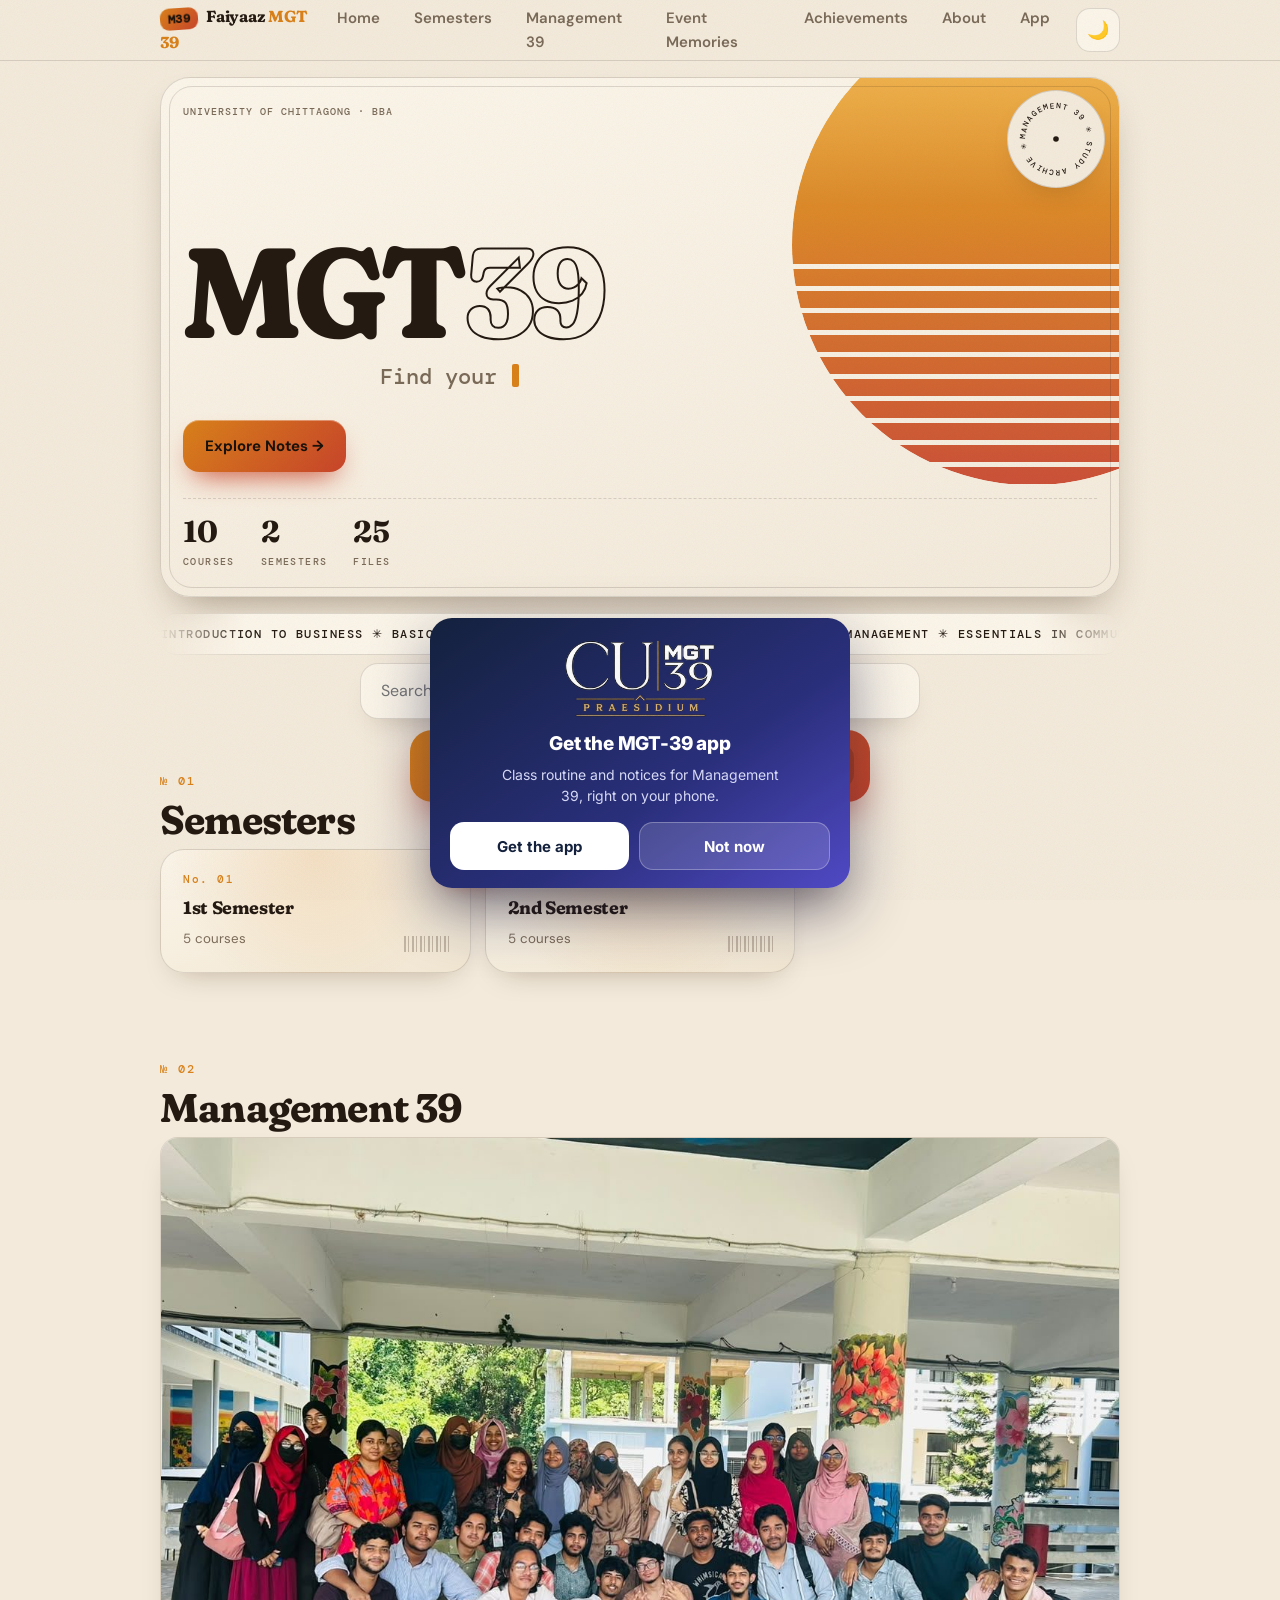
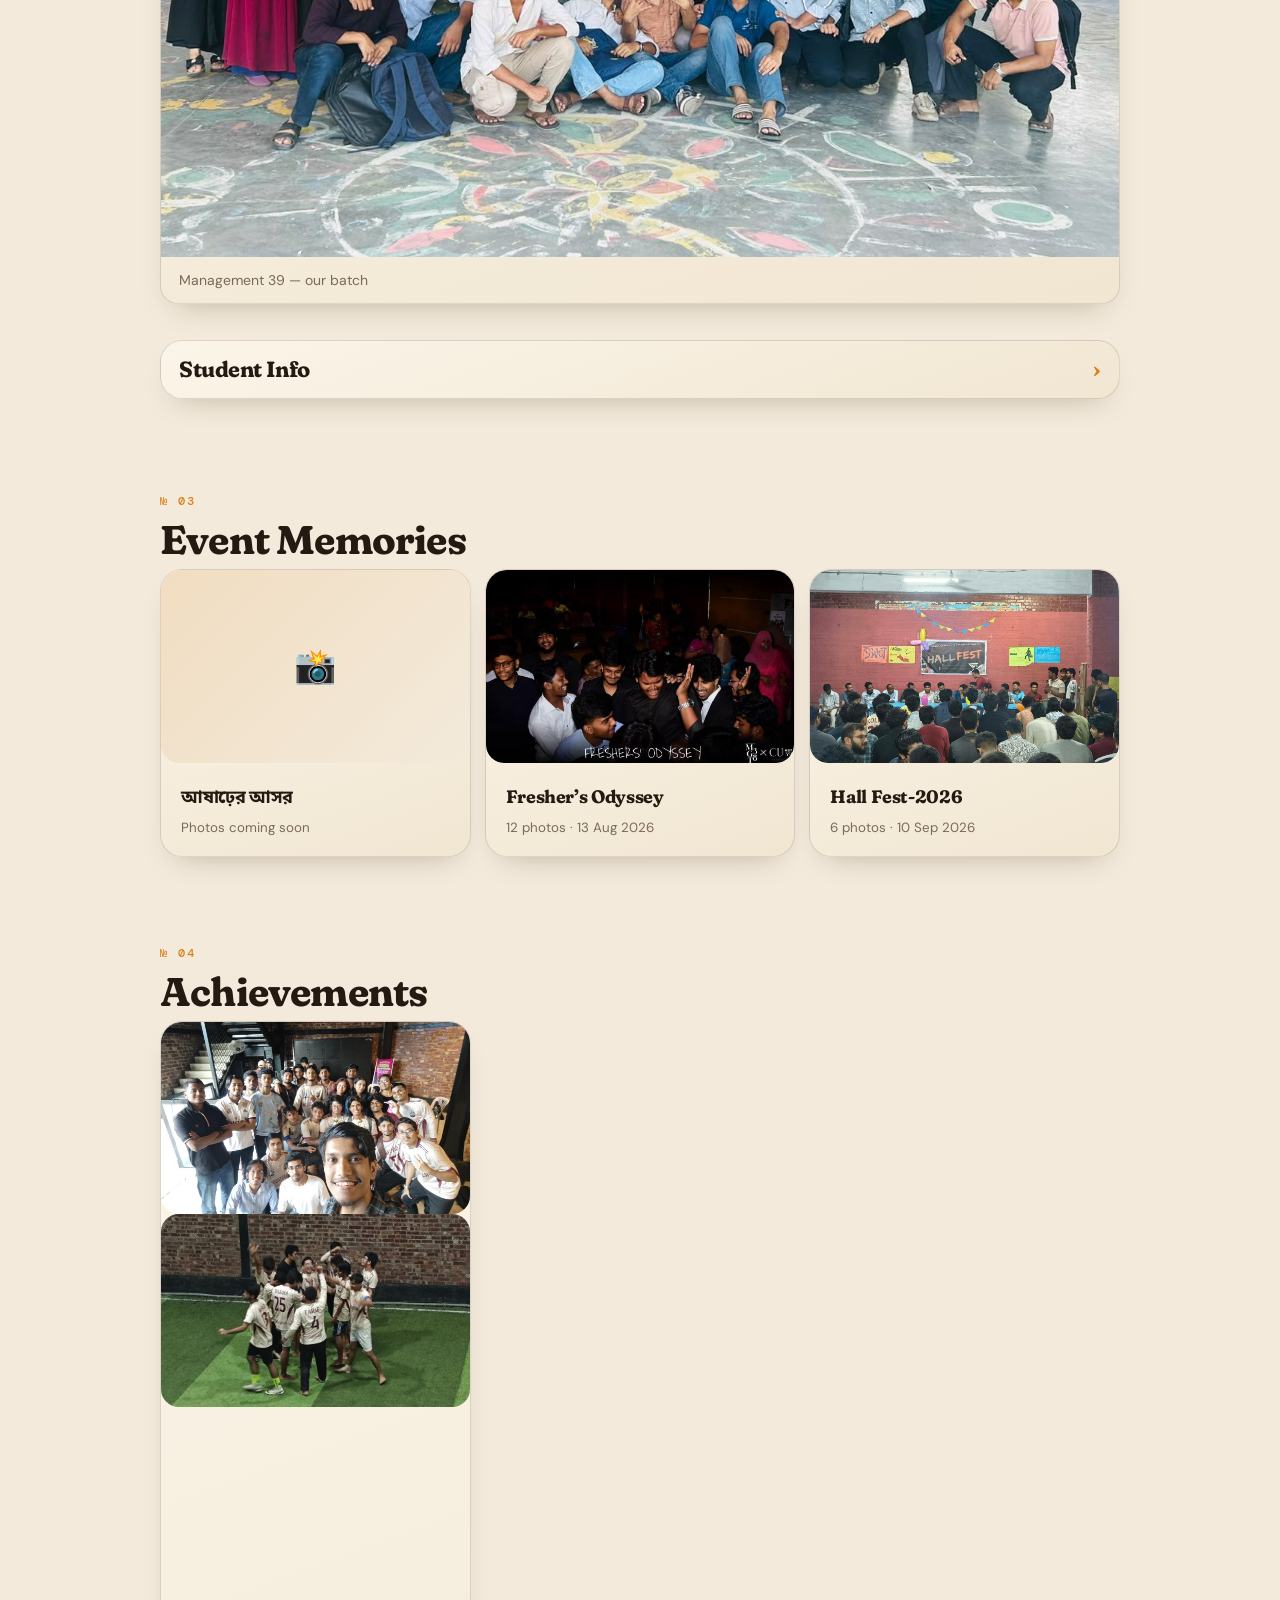
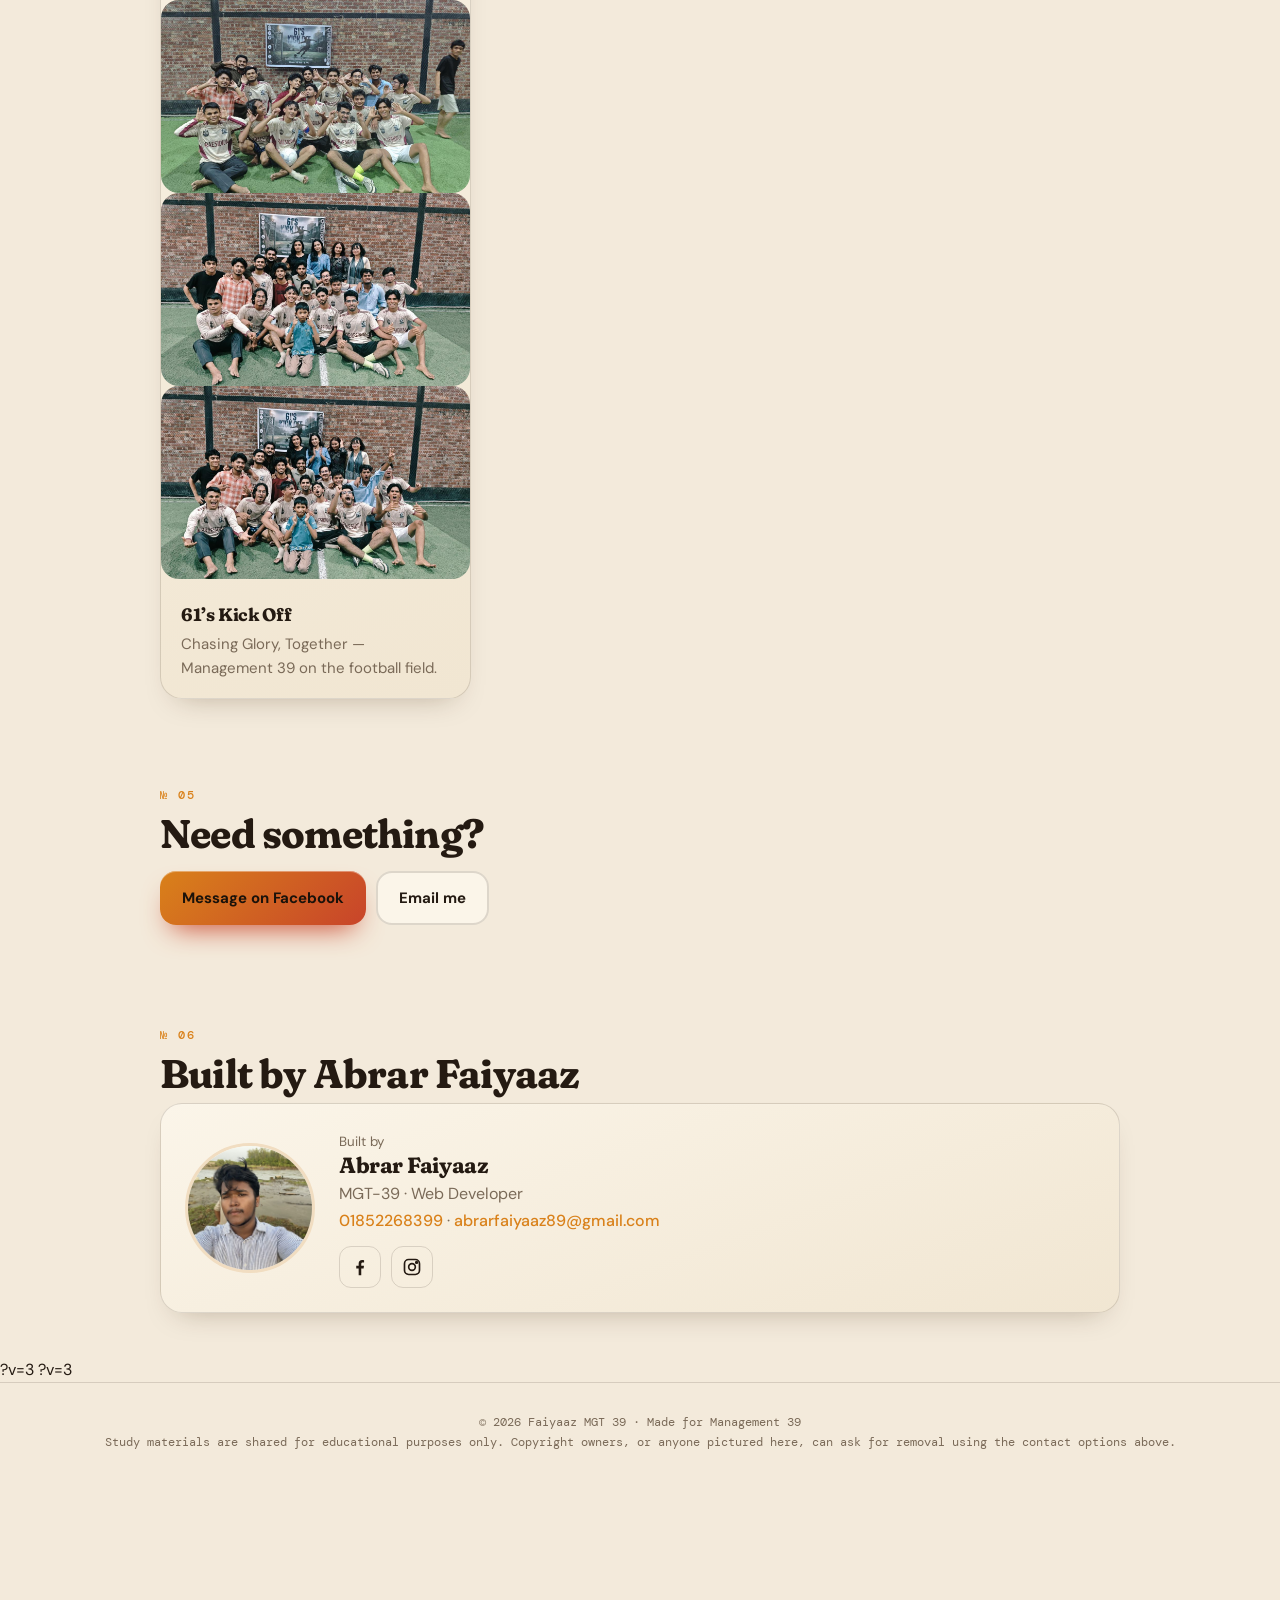
<file: index.html>
<!DOCTYPE html><html lang="en"><head><meta charset="utf-8">
<meta name="viewport" content="width=device-width, initial-scale=1, viewport-fit=cover">
<title>Faiyaaz MGT 39 — Management 39 Academic Resources</title>
<meta name="description" content="Faiyaaz MGT 39 — notes, slides, books, syllabus and recent-year questions for Management 39 students, organized by semester and course.">
<meta property="og:title" content="Faiyaaz MGT 39 — Management 39 Academic Resources"><meta property="og:type" content="website">
<link rel="canonical" href="https://abrarfaiyaaz89.github.io/faiyaazmgt39/"><meta property="og:url" content="https://abrarfaiyaaz89.github.io/faiyaazmgt39/"><meta property="og:image" content="https://abrarfaiyaaz89.github.io/faiyaazmgt39/og.jpg"><meta property="og:image:width" content="1200"><meta property="og:image:height" content="630"><meta property="og:description" content="Notes, slides, books, syllabus and past questions for Management 39, University of Chittagong."><meta name="twitter:card" content="summary_large_image">
<link rel="icon" href="favicon.svg"><link rel="manifest" href="manifest.webmanifest"><link rel="apple-touch-icon" href="icon-192.png"><meta name="theme-color" content="#6d5dfc"><link rel="preconnect" href="https://fonts.googleapis.com"><link rel="preconnect" href="https://fonts.gstatic.com" crossorigin><link rel="stylesheet" href="https://fonts.googleapis.com/css2?family=Inter:wght@400;500;600;700;800&family=Noto+Sans+Bengali:wght@400;500;600;700&display=swap"><style>
:root{box-sizing:border-box;padding-top:env(safe-area-inset-top,0px);padding-bottom:env(safe-area-inset-bottom,0px);--bg:#f7f6fb;--card:#fff;--tx:#1b1a24;--mu:#6b6980;--ac:#6d5dfc;--ac2:#e9e6ff;--bd:#e8e6f2;--sh:0 6px 24px rgba(40,30,90,.07)}
html{scroll-padding-top:env(safe-area-inset-top,0px);scroll-behavior:smooth}
@media(prefers-color-scheme:dark){:root:not([data-theme="light"]){--bg:#0f0e15;--card:#18171f;--tx:#efeef7;--mu:#9d9bb2;--ac:#9a8dff;--ac2:#25223a;--bd:#2a2838;--sh:0 6px 24px rgba(0,0,0,.4)}}
:root[data-theme="dark"]{--bg:#0f0e15;--card:#18171f;--tx:#efeef7;--mu:#9d9bb2;--ac:#9a8dff;--ac2:#25223a;--bd:#2a2838;--sh:0 6px 24px rgba(0,0,0,.4)}
*,*:before,*:after{box-sizing:inherit}
html,body{margin:0}body{background:var(--bg);color:var(--tx);font:16px/1.6 "Inter","Noto Sans Bengali",system-ui,-apple-system,"Segoe UI",Roboto,sans-serif}
a{color:inherit;text-decoration:none}h1,h2,h3{line-height:1.15;margin:0;letter-spacing:-.02em}
.w{max-width:1000px;margin:0 auto;padding:0 20px}
nav{position:sticky;top:env(safe-area-inset-top,0px);z-index:10;background:color-mix(in srgb,var(--bg) 78%,transparent);backdrop-filter:blur(14px);-webkit-backdrop-filter:blur(14px);border-bottom:1px solid var(--bd)}
nav .w{display:flex;align-items:center;justify-content:space-between;height:60px}
.logo{font-weight:800;letter-spacing:-.03em}.logo span{color:var(--ac)}
.links{display:flex;gap:6px}.links a{padding:8px 14px;border-radius:99px;color:var(--mu);font-weight:500;font-size:15px;transition:.2s}.links a:hover{background:var(--ac2);color:var(--ac)}
.burger{display:none;background:none;border:1px solid var(--bd);border-radius:12px;width:42px;height:42px;color:var(--tx);font-size:20px;cursor:pointer}
@media(max-width:640px){.burger{display:block}.links{display:none;position:absolute;left:12px;right:12px;top:64px;flex-direction:column;background:var(--card);border:1px solid var(--bd);border-radius:20px;padding:8px;box-shadow:var(--sh)}.links.open{display:flex}.links a{padding:12px 14px}}
a:focus-visible,button:focus-visible{outline:2px solid var(--ac);outline-offset:2px}
.hero{padding:64px 20px 44px;text-align:center;margin-top:16px;border-radius:28px;background:linear-gradient(180deg,color-mix(in srgb,var(--bg) 80%,transparent),var(--bg) 96%),url(group.jpg) center/cover}
.pill{display:inline-block;background:var(--ac2);color:var(--ac);padding:6px 14px;border-radius:99px;font-size:13px;font-weight:600;margin-bottom:18px}
.hero h1{font-size:clamp(36px,8vw,64px);font-weight:800}.hero h1 span{background:linear-gradient(90deg,var(--ac),#ff7eb6);-webkit-background-clip:text;background-clip:text;color:transparent}
.hero p{color:var(--mu);max-width:520px;margin:16px auto 28px}
.btn{display:inline-flex;align-items:center;gap:8px;background:var(--ac);color:#fff;padding:13px 24px;border-radius:99px;font-weight:600;border:0;cursor:pointer;font-size:15px;transition:.2s;box-shadow:0 8px 20px color-mix(in srgb,var(--ac) 35%,transparent)}
.btn:hover{transform:translateY(-2px)}.btn.o{background:var(--card);color:var(--tx);border:1px solid var(--bd);box-shadow:none}
section{padding:44px 0}h2{font-size:clamp(24px,5vw,32px);margin-bottom:6px}.sub{color:var(--mu);margin:0 0 24px}
.grid{display:grid;grid-template-columns:repeat(auto-fill,minmax(230px,1fr));gap:14px}
.card{display:block;background:var(--card);border:1px solid var(--bd);border-radius:22px;padding:22px;box-shadow:var(--sh);transition:.25s}
.card:hover{transform:translateY(-4px);border-color:var(--ac)}.card h3{font-size:18px;margin-bottom:6px}.card small{color:var(--mu)}
.ic{width:44px;height:44px;border-radius:14px;background:var(--ac2);display:grid;place-items:center;font-size:22px;margin-bottom:14px}
.crumb{font-size:14px;color:var(--mu);margin:28px 0 8px}.crumb a{color:var(--ac)}
.file{display:flex;align-items:center;justify-content:space-between;gap:12px;background:var(--card);border:1px solid var(--bd);border-radius:18px;padding:14px 18px;margin-bottom:10px;transition:.2s}.file:hover{border-color:var(--ac)}
.file b{display:block}.file small{color:var(--mu)}
.empty{border:1.5px dashed var(--bd);border-radius:22px;padding:40px 20px;text-align:center;color:var(--mu)}
.viewer{width:100%;height:75vh;border:1px solid var(--bd);border-radius:18px;background:var(--card)}
.bar{display:flex;gap:10px;flex-wrap:wrap;margin:14px 0}
.gal{display:grid;grid-template-columns:repeat(auto-fit,minmax(280px,1fr));gap:16px}
.gal figure{margin:0;border-radius:26px;overflow:hidden;box-shadow:var(--sh);border:1px solid var(--bd);background:var(--card)}
.gal img{display:block;width:100%;height:auto;transition:transform .5s}.gal figure:hover img{transform:scale(1.03)}
.gal figcaption{padding:12px 18px;color:var(--mu);font-size:14px}
.dev{display:flex;align-items:center;gap:24px;background:var(--card);border:1px solid var(--bd);border-radius:28px;padding:24px;box-shadow:var(--sh);flex-wrap:wrap}
.dev img{width:130px;height:130px;border-radius:50%;object-fit:cover;object-position:50% 35%;border:3px solid var(--ac2)}
.dev h3{font-size:22px}.dev p{margin:2px 0;color:var(--mu)}.dev a{color:var(--ac);font-weight:500}
.ach{display:grid;grid-template-columns:repeat(auto-fill,minmax(260px,1fr));gap:14px}
.ach article{background:var(--card);border:1px solid var(--bd);border-radius:22px;overflow:hidden;box-shadow:var(--sh);transition:.25s}
.ach article:hover{transform:translateY(-4px);border-color:var(--ac)}
.ach img{display:block;width:100%;aspect-ratio:16/10;object-fit:cover}
.ach .b{padding:18px 20px}.ach h3{font-size:18px;margin:8px 0 6px}.ach p{margin:0;color:var(--mu);font-size:15px}
.evc{display:block;background:var(--card);border:1px solid var(--bd);border-radius:22px;overflow:hidden;box-shadow:var(--sh);transition:.25s}
.evc:hover{transform:translateY(-4px);border-color:var(--ac)}
.evc .cv{aspect-ratio:16/10;background:linear-gradient(135deg,var(--ac2),var(--bg));display:grid;place-items:center;font-size:34px}
.evc img{display:block;width:100%;height:100%;object-fit:cover}
.evc .cv{overflow:hidden}.evc .b{padding:16px 20px}.evc h3{font-size:18px}.evc small{color:var(--mu)}
.pg{display:grid;grid-template-columns:repeat(auto-fill,minmax(160px,1fr));gap:10px}
.pg img{display:block;width:100%;aspect-ratio:4/3;object-fit:cover;border-radius:16px;cursor:zoom-in;transition:.25s;border:1px solid var(--bd)}
.pg img:hover{transform:scale(1.03)}
.lb{display:none;position:fixed;inset:0;background:rgba(0,0,0,.94);z-index:50;align-items:center;justify-content:center;touch-action:pan-y;user-select:none;-webkit-user-select:none}
.lb.on{display:flex}.lb img{max-width:100%;max-height:86%;border-radius:10px;touch-action:pan-y;-webkit-user-drag:none}
.lb button{position:absolute;background:rgba(255,255,255,.14);color:#fff;border:0;border-radius:99px;width:44px;height:44px;font-size:24px;cursor:pointer;display:grid;place-items:center}
.lb button:hover{background:rgba(255,255,255,.28)}
.lb .lx{top:calc(14px + env(safe-area-inset-top,0px));right:14px;font-size:18px}.lb .l{left:12px;top:50%}.lb .r{right:12px;top:50%}
.lb .lc{position:absolute;bottom:calc(16px + env(safe-area-inset-bottom,0px));left:0;right:0;text-align:center;color:#ddd;font-size:14px}
.lb.single .ln,.lb.single .lc{display:none}
@media(max-width:640px){.lb .ln{display:none}}
[data-lb]{cursor:zoom-in}
.nr{display:flex;gap:8px;order:3}.links{order:2;margin-left:auto;margin-right:12px}
.tgl{width:42px;height:42px;border:1px solid var(--bd);border-radius:12px;background:none;color:var(--tx);font-size:18px;cursor:pointer;transition:.2s}.tgl:hover{background:var(--ac2)}
.soc{display:flex;gap:10px;margin-top:12px}.soc a{width:42px;height:42px;border-radius:12px;border:1px solid var(--bd);display:grid;place-items:center;color:var(--tx);transition:.2s}.soc a:hover{background:var(--ac2);color:var(--ac);transform:translateY(-2px)}.soc svg{width:20px;height:20px}
.lg{font-style:normal;background:var(--ac);color:#fff;border-radius:9px;padding:3px 7px;font-size:12px;margin-right:8px;font-weight:800;vertical-align:middle}
.sb{max-width:560px;margin:8px auto 0}.sb input{width:100%;padding:14px 20px;border-radius:99px;border:1px solid var(--bd);background:var(--card);color:var(--tx);font:inherit;box-shadow:var(--sh)}
#sr{margin-top:10px}.hero+.sb{margin-top:20px}
.stl{max-height:460px;overflow:auto;border:1px solid var(--bd);border-radius:22px;background:var(--card);box-shadow:var(--sh)}.st{display:flex;align-items:center;gap:12px;padding:12px 16px;border-bottom:1px solid var(--bd)}.st:last-child{border:0}.st .no{color:var(--mu);width:26px;text-align:right;font-size:13px;flex:none}.st b{flex:1;font-weight:600;font-size:15px}.st small{color:var(--mu);font-variant-numeric:tabular-nums;flex:none}
footer{padding-left:20px;padding-right:20px;line-height:1.6}footer{text-align:center;color:var(--mu);font-size:13px;padding:30px 0 50px}
@media(prefers-reduced-motion:reduce){*{transition:none!important;scroll-behavior:auto!important}}
.fade{animation:f .4s ease both}@keyframes f{from{opacity:0;transform:translateY(8px)}}
</style></head><body>
<nav><div class="w"><a class="logo" href="#/"><i class="lg">M39</i>Faiyaaz <span>MGT 39</span></a>
<div class="nr"><button class="tgl" id="th" aria-label="Switch theme">🌙</button><button class="burger" id="bg" aria-label="Menu" aria-expanded="false">☰</button></div>
<div class="links" id="ln"><a href="#/">Home</a><a href="#/semesters">Semesters</a><a href="#/m39">Management 39</a><a href="#/events">Event Memories</a><a href="#/achievements">Achievements</a><a href="#/about">About</a></div></div></nav>
<main id="app" class="w"></main>
 <link rel="stylesheet" href="theme.css">?v=3
<script defer src="theme.js"></script>?v=3
 <script defer src="polish.js"></script>
<style>
.hero h1.hh span{background:none!important;-webkit-background-clip:border-box!important;background-clip:border-box!important;color:var(--tx)!important;-webkit-text-fill-color:var(--tx)!important}
.hero h1.hh em span{color:transparent!important;-webkit-text-fill-color:transparent!important;-webkit-text-stroke:2px var(--tx)}
.sun{right:-16%!important;top:-14%!important;width:64%!important}
.kick{margin:0 0 118px!important;max-width:42%!important;letter-spacing:.1em!important;font-size:10px!important;line-height:1.5!important}
.bdg{background:var(--bg);border:1px solid var(--bd);border-radius:50%;box-shadow:var(--sh);right:14px!important;top:12px!important;width:98px!important;height:98px!important}
.bdg svg{padding:6px;box-sizing:border-box}
.bdg text{fill:var(--tx)!important}
.mgi{width:calc((100% - 12px)/var(--n,5))!important}
.mgapp:not(.mgpill){background:none!important;box-shadow:none!important;border:0!important;padding:0!important;border-radius:0!important;pointer-events:none}
.mgapp .mgpill,.mgapp.mgpill{pointer-events:auto;display:flex!important;align-items:center;justify-content:space-between;gap:12px;width:100%;box-sizing:border-box;background:linear-gradient(135deg,var(--ac),var(--hot))!important;color:var(--on)!important;box-shadow:0 20px 40px -16px var(--hot)!important;border:0!important;border-radius:22px!important;padding:14px 16px!important;font-size:17px!important;font-weight:700!important}
.mgapp .mgpill *{color:inherit!important}
.mgapp .mgpill button,.mgapp .mgpill [aria-label*=lose]{background:rgba(0,0,0,.16)!important;border-radius:14px!important;min-width:44px;min-height:44px}
</style>
<script>
(function(){var PH='<svg viewBox="0 0 24 24"><rect x="7" y="3" width="10" height="18" rx="2"/><path d="M11 18h2"/></svg>';
function dock(){var d=document.querySelector(".mgdock");if(!d)return false;var sync=function(){var as=d.querySelectorAll("a");d.style.setProperty("--n",as.length);[].forEach.call(as,function(a){if(!a.querySelector("svg"))a.insertAdjacentHTML("afterbegin",PH)})};sync();new MutationObserver(sync).observe(d,{childList:true,subtree:true});return true}
function bgOn(x){var c=getComputedStyle(x);return(c.backgroundColor!=="rgba(0, 0, 0, 0)"&&c.backgroundColor!=="transparent")||c.backgroundImage!=="none"}
function pill(){var f=document.querySelector(".mgapp");if(!f)return false;if(document.querySelector(".mgpill"))return true;var els=[].slice.call(f.querySelectorAll("*")).filter(function(x){return x.textContent.indexOf("Get the MGT-39 app")>-1&&bgOn(x)});(els[0]||f).classList.add("mgpill");return true}
var dd=false,pp=false,n=0,iv=setInterval(function(){if(!dd)dd=dock();if(!pp)pp=pill();if((dd&&pp)||++n>60)clearInterval(iv)},500)})();
</script>
 <footer>© <span id="yr"></span> Faiyaaz MGT 39 · Made for Management 39<br>Study materials are shared for educational purposes only. Copyright owners, or anyone pictured here, can ask for removal using the contact options above.</footer>
<script>
/* ============ CONTENT DATA — edit ONLY this file to grow the site ============
 EXAMPLE: notes:[{title:"Chapter 1 Notes",url:"pom-ch1.pdf"},{title:"Chapter 2 Notes",url:"pom-ch2.pdf"}]
 Add a semester: push to SEMESTERS. Add a course: add to its courses[].
 Add a file: add {title, url, size?} to a category array; url = "your-file.pdf" (PDF uploaded next to index.html) or any PDF link (e.g. Google Drive /preview link, GitHub raw, hosted .pdf).
 Add a photo: push to PHOTOS. */
const CATEGORIES=[{id:"notes",name:"Notes",icon:"📝"},{id:"slides",name:"Slides",icon:"🖥️"},{id:"books",name:"Books",icon:"📚"},{id:"syllabus",name:"Syllabus",icon:"📋"},{id:"questions",name:"Recent Year Questions",icon:"🧾"}];
const SEMESTERS=[
 {id:"1",name:"1st Semester",courses:[
  {id:"intro-business",name:"Introduction to Business",code:"BCC-101",teacher:"Prof. Dr. Md. Harisur Rahman Howladar",files:{notes:[],slides:[{title:"Chapter 1 — Introduction",url:"ib-ch01-introduction.pdf",size:"PDF"},{title:"Chapter 2 — Start up a Business",url:"ib-ch02-startup.pdf",size:"PDF"},{title:"Chapter 3a — Forms of Business Ownership",url:"ib-ch03a-ownership.pdf",size:"PDF"},{title:"Chapter 3b — Functional Areas of Business",url:"ib-ch03b-functional-areas.pdf",size:"PDF"},{title:"Chapter 3c — Business Documents",url:"ib-ch03c-documents.pdf",size:"PDF"},{title:"Chapter 4 — Business Combination",url:"ib-ch04-combination.pdf",size:"PDF"},{title:"Chapter 5 — International Business",url:"ib-ch05-international.pdf",size:"PDF"},{title:"Chapter 6 — Trade Practices and Facilitating Agencies",url:"ib-ch06-trade-practices.pdf",size:"PDF"},{title:"Chapter 7 — Contemporary Issues of Business",url:"ib-ch07-contemporary-issues.pdf",size:"PDF"}],books:[],syllabus:[{title:"Introduction to Business — Syllabus",url:"Syllabus__Introduction_to_Business.pdf",size:"PDF"}],questions:[]}},
  {id:"basic-accounting",name:"Basic Accounting",code:"BCC-102",teacher:"Mrs. Dipa Das",files:{notes:[],slides:[],books:[],syllabus:[{title:"Basic Accounting — Syllabus",url:"Syllabus_Basic_Accounting.pdf",size:"PDF"}],questions:[]}},
  {id:"math",name:"Basic Mathematics",code:"BCC-103",teacher:"Prof. Dr. Anupam Kumar Das",files:{notes:[],slides:[],books:[],syllabus:[{title:"Business Mathematics — Syllabus",url:"Business_Math___Syllabus.pdf",size:"PDF"}],questions:[]}},
  {id:"pom",name:"Principles of Management",code:"BCC-104",teacher:"Prof. Dr. Shameema Ferdausy",files:{notes:[],slides:[],books:[],syllabus:[{title:"Principles of Management — Course Outline (July 2025)",url:"Course_Outline_July_2025.pdf",size:"PDF"}],questions:[]}},
  {id:"comm",name:"Essentials in Communications",code:"BCC-105",teacher:"Prof. Sharmeen Ahmed",files:{notes:[],slides:[],books:[],syllabus:[{title:"Business Communication — Syllabus",url:"Syllabus__Business_Communication.pdf",size:"PDF"}],questions:[]}}
 ]},
 {id:"2",name:"2nd Semester",courses:[
  {id:"marketing",name:"Principles of Marketing",code:"BCC-106",teacher:"Prof. Abu Mohammad Atiqur Rahman",files:{notes:[],slides:[],books:[],syllabus:[{title:"Principles of Marketing — Syllabus",url:"Syllabus__principles_of_marketing.pdf",size:"PDF"}],questions:[]}},
  {id:"macro",name:"Macroeconomics",code:"GED-107",teacher:"Prof. Dr. Anupam Kumar Das",files:{notes:[],slides:[],books:[],syllabus:[{title:"Microeconomics — Syllabus",url:"Syllabus__MicroEconomics.pdf",size:"PDF"}],questions:[]}},
  {id:"stat",name:"Basic Statistics",code:"GED-108",teacher:"Prof. Dr. Mohammad Khaled Afzal",files:{notes:[],slides:[],books:[],syllabus:[{title:"Business Statistics — Syllabus",url:"Syllabus__Business_Statistics.pdf",size:"PDF"}],questions:[]}},
  {id:"law",name:"Business Law",code:"BCC-109",teacher:"Prof. Dr. Md. Mizanur Rahman Chowdhury",files:{notes:[],slides:[],books:[{title:"Commercial Law and Industrial Law \u2014 Part 1 (pages 1\u2013561)",url:"law-part1.pdf",size:"PDF"},{title:"Commercial Law and Industrial Law \u2014 Part 2 (pages 562\u20131122)",url:"law-part2.pdf",size:"PDF"}],syllabus:[{title:"Business Law — Syllabus",url:"Syllabus__buiness_law.pdf",size:"PDF"}],questions:[]}},
  {id:"ict",name:"Information and Communication Technology",code:"GED-110",teacher:"Mrs. Chowdhury Ummeh Kulsum",files:{notes:[],slides:[],books:[],syllabus:[{title:"Information Technology in Business — Syllabus",url:"Syllabus-IT-in-Business.pdf",size:"PDF"}],questions:[]}}
 ]}
];(function(){try{var x=new XMLHttpRequest();x.open("GET","files.json?v="+Date.now(),false);x.send();var m=JSON.parse(x.responseText);SEMESTERS.forEach(function(s){s.courses.forEach(function(c){var a=m[c.code.toLowerCase().replace(/[^a-z0-9]/g,"")];if(!a)return;Object.keys(a).forEach(function(k){c.files[k]=c.files[k]||[];a[k].forEach(function(f){if(!c.files[k].some(function(e){return e.url===f.url}))c.files[k].push(f)})})})})}catch(e){}})();(function(){var st=document.createElement("style");st.textContent=".slow{position:fixed;left:50%;bottom:calc(20px + env(safe-area-inset-bottom,0px));transform:translate(-50%,12px);max-width:92vw;background:var(--card);color:var(--tx);border:1px solid var(--ac);border-radius:14px;padding:12px 16px;font-size:14px;box-shadow:var(--sh);z-index:60;opacity:0;transition:.3s}.slow.on{opacity:1;transform:translate(-50%,0)}";document.head.appendChild(st);var seen=new WeakSet(),t;function show(){var o=document.querySelector(".slow");if(o)o.remove();clearTimeout(t);var d=document.createElement("div");d.className="slow";d.setAttribute("role","status");d.textContent="Taking too long to open? Tap Download, then open the file from your file manager.";d.onclick=function(){d.remove()};document.body.appendChild(d);requestAnimationFrame(function(){d.classList.add("on")});t=setTimeout(function(){d.classList.remove("on");setTimeout(function(){d.remove()},300)},5000)}new MutationObserver(function(){var v=document.querySelector("#app .viewer");if(v&&!seen.has(v)){seen.add(v);show()}}).observe(document.getElementById("app"),{childList:true,subtree:true})})();(function(){var st=document.createElement("style");st.textContent=".sth{cursor:pointer;display:flex;align-items:center;justify-content:space-between;gap:12px;background:var(--card);border:1px solid var(--bd);border-radius:18px;padding:16px 18px;box-shadow:var(--sh);user-select:none}.sth span{color:var(--ac);font-size:22px;transition:transform .2s}.sth.open span{transform:rotate(90deg)}.stw{margin-top:12px}.stw[hidden]{display:none}";document.head.appendChild(st);function run(){var h=[].find.call(document.querySelectorAll("#app h1,#app h2,#app h3"),function(x){return /^Student Info/i.test(x.textContent.trim())});if(!h||h.dataset.acc)return;var inp=[].find.call(document.querySelectorAll("#app input"),function(i){return /name or id/i.test(i.placeholder||"")}),lst=document.querySelector("#app .stl");if(!inp||!lst)return;h.dataset.acc=1;var box=inp.parentElement.children.length===1&&inp.parentElement.id!=="app"?inp.parentElement:inp;var w=document.createElement("div");w.className="stw";w.hidden=true;lst.parentNode.insertBefore(w,lst);w.appendChild(box);w.appendChild(lst);h.classList.add("sth");h.setAttribute("role","button");h.tabIndex=0;h.setAttribute("aria-expanded","false");var a=document.createElement("span");a.textContent="\u203A";h.appendChild(a);function tg(){var o=w.hidden;w.hidden=!o;h.classList.toggle("open",o);h.setAttribute("aria-expanded",o)}h.onclick=tg;h.onkeydown=function(e){if(e.key==="Enter"||e.key===" "){e.preventDefault();tg()}}}new MutationObserver(run).observe(document.getElementById("app"),{childList:true,subtree:true});run()})();(function(){var st=document.createElement("style");st.textContent=".sp{width:40px;height:40px;border-radius:50%;object-fit:cover;flex:none;background:var(--ac2);color:var(--ac);display:grid;place-items:center;font-weight:700;font-size:14px}.st[data-lk]{cursor:pointer}.st[data-lk]:hover b{color:var(--ac)}";document.head.appendChild(st);var X=[".jpg",".png"];function ini(n){var p=n.trim().split(/\s+/);return(p[0][0]||"")+(p.length>1?p[p.length-1][0]:"")}function add(r){var s=r.querySelector("small"),b=r.querySelector("b");if(!s||!b)return;var id=s.textContent.trim();if(!/^\d{6,}$/.test(id))return;if(!r.dataset.lk){r.dataset.lk=1;r.tabIndex=0;r.setAttribute("role","link");var go=function(){location.href="student.html?id="+id+"&n="+encodeURIComponent(b.textContent.trim())};r.onclick=go;r.onkeydown=function(e){if(e.key==="Enter")go()}}if(r.dataset.sp)return;r.dataset.sp=1;var im=new Image(),i=0;im.className="sp";im.alt=b.textContent.trim();im.loading="lazy";function nx(){if(i<X.length){im.src="students/"+id+X[i++]}else{var d=document.createElement("div");d.className="sp";d.textContent=ini(b.textContent).toUpperCase();im.replaceWith(d)}}im.onerror=nx;nx();b.parentNode.insertBefore(im,b)}function scan(){document.querySelectorAll("#app .st").forEach(add)}new MutationObserver(scan).observe(document.getElementById("app"),{childList:true,subtree:true});scan()})();(function(){var s=document.createElement("style");s.textContent="*{-webkit-tap-highlight-color:transparent}a:focus:not(:focus-visible),button:focus:not(:focus-visible),[tabindex]:focus:not(:focus-visible){outline:none}";document.head.appendChild(s)})();
const PHOTOS=[{src:"group.jpg",alt:"Management 39 batch group photo on campus",caption:"Management 39 — our batch"}];
/* Add achievements here: {title:"...",date:"Oct 2026",text:"short description",photos:["a.jpg","b.jpg"]} (comma between items) */
const ACHIEVEMENTS=[
 {title:"61’s Kick Off",date:"18 Jul 2026",text:"Chasing Glory, Together — Management 39 on the football field.",photos:["kickoff-1.jpg","kickoff-2.jpg","kickoff-3.jpg","kickoff-4.jpg","kickoff-5.jpg","kickoff-6.jpg"]}
];
/* Event Memories: add photos by listing file names in photos:["a.jpg","b.jpg"]; add a new event as a new {..} line */
const EVENTS=[
 {id:"asharer-ashor",name:"আষাঢ়ের আসর",date:"",place:"",photos:[]},
 {id:"freshers-odyssey",name:"Fresher’s Odyssey",date:"13 Aug 2026",place:"FBA Auditorium · presented by Management 38",photos:["fresher-01.jpg","fresher-02.jpg","fresher-03.jpg","fresher-04.jpg","fresher-05.jpg","fresher-06.jpg","fresher-07.jpg","fresher-08.jpg","fresher-09.jpg","fresher-10.jpg","fresher-11.jpg","fresher-12.jpg"]},
 {id:"hall-fest-2026",name:"Hall Fest-2026",date:"10 Sep 2026",place:"Shahjalal Hall Dining · Department of Management",photos:["hallfest-01.jpg","hallfest-02.jpg","hallfest-03.jpg","hallfest-04.jpg","hallfest-05.jpg","hallfest-06.jpg"]}
];

/* Student info: add a line ["Full Name","ID"] (comma between lines) */
const STUDENTS=[["Zarin Tasnim Nadia","2603021001"],
["Md. Shahriar Hossain","2603021002"],
["Sayeda Arzu Mony Siddiqa Lisa","2603021003"],
["Mahammad Abrar","2603021004"],
["Subarna Sultana","2603021005"],
["Shovapa Rahman","2603021006"],
["Saima Afrin Toha","2603021007"],
["Tithi Dutta","2603021008"],
["Atik Hasan Mahi","2603021009"],
["Md. Rafiath Bin Alam","2603021010"],
["Abrahi Rahman Seam","2603021011"],
["Hasna Akter","2603021012"],
["Alifa Abiba Mumu","2603021013"],
["Atia Ibnat Orin","2603021014"],
["Mohammad Tasnim Shah","2603021015"],
["Md. Abubokkor Siddik","2603021016"],
["Ather Israq","2603021017"],
["Miftahul Zannat Sadida","2603021018"],
["Najia Islam Mawa","2603021019"],
["Samayra Mumtahina Sarowar","2603021020"],
["Farhin Tasnuva","2603021021"],
["Abrar Faiyaaz","2603021022"],
["Mohammad Shahidul Islam Arju","2603021023"],
["Kazi Md. Adil Fahad (Sohan)","2603021024"],
["Tamima Mallick Saba","2603021025"],
["Md. Rafid Hassan","2603021026"],
["Sumaiya Sultana","2603021027"],
["Humyra Jannat Hossain","2603021028"],
["Fariha Islam","2603021029"],
["Irfan Newaz","2603021030"],
["Rakibul Hosan","2603021031"],
["Sayed Sharjil Hossain","2603021032"],
["Md. Shynan Mashnur Aabesh","2603021033"],
["Sheikh Md. Muhtasim Hossain","2603021034"],
["Nival Rahman","2603021035"],
["Sammriddhi Chakma","2603021036"],
["Maheema Sultana Khanam","2603021037"],
["Md. Abir Rahaman","2603021038"],
["Farhan Shahriar Ahmed","2603021039"],
["Sabika Mahajabin","2603021040"],
["Ahona Mutsuddi","2603021041"],
["Samin Yeaser Kolpo","2603021042"],
["Syed Shahmat Sharar Alam","2603021043"],
["Taslima Akter","2603021044"],
["Ahmad Mobtasim Fuad Saad","2603021045"],
["Md. Rokan Uddin Mahmud","2603021046"],
["Md. Johayer Eftekar","2603021047"],
["Adiba Monir Aurthy","2603021048"],
["Md. Sharafat Hossain","2603021049"],
["Saifullah Akber Imtu","2603021050"],
["Mahib Ibne Mobarak","2603021051"],
["Dilruba Haque Ruba","2603021052"],
["Tarannum Tajrian","2603021053"],
["Sajia Mostakim Rutmila","2603021054"],
["M. M. Sharier Shifat","2603021055"],
["Israt Jairin Chy Taha","2603021056"],
["Md. Rubaiyat Hasan","2603021057"],
["Md. Giash Uddin (Bappu)","2603021058"],
["Mohammed Farhan Labib","2603021059"],
["Tahamina Sultana","2603021060"],
["Israt Jahan","2603021061"],
["K. H. M. A. Jishan","2603021062"],
["Rifa Tasfia Hossain","2603021063"],
["Tanvir Ahmad","2603021064"],
["Md. Azizul Hoque","2603021065"],
["Sameia Islam Neha","2603021066"],
["Rahi Binta Rahman","2603021067"],
["Nafi Al Hasnat","2603021068"],
["Abdur Rahman","2603021069"],
["Md. Wahidul Hoque Rafin","2603021070"],
["Nigar Samiha","2603021071"],
["Adila Karim Meher","2603021072"],
["Papel Tanchangya","2603021073"],
["Md. Habib Chowdhury Jefat","2603021074"],
["Mohammad Arafat Hossain","2603021075"],
["Sayma Sadia","2603021076"],
["Anika Tasneem","2603021077"],
["Md. Shifat Hossen","2603021078"],
["Md. Nazmul Mahin","2603021079"],
["Mehedi Hasan Bappy","2603021080"],
["S.M. Fardin Ahmed","2603021081"],
["Md. Haidar Ali","2603021082"],
["Md. Daud Islam Mahed","2603021083"],
["Anan Binta Absar","2603021084"],
["Jawadur Rashid Wasee","2503021008"],
["Md. Muntasir Shahriyar Rahman","2503021040"],
["Mosammat Farah Binta Harun","2503021059"],
["Samira Jahan Adhila","2503021086"],
["Md. Juwel","2503021088"],
["Md. Nafijul Haque","2503021092"],
["Saied Alam","2503021129"],
["Md. Rayhan Uddin","24302003"]];
const DEV={name:"Abrar Faiyaaz",role:"MGT-39 · Web Developer",phone:"01852268399",email:"abrarfaiyaaz89@gmail.com",photo:"abrar.jpg",facebook:"https://www.facebook.com/share/1EZiwvt3J5/",instagram:"https://www.instagram.com/abrarfaiyaaz"};
/* ============ UI ============ */
const $=s=>document.querySelector(s),app=$("#app"),e=s=>String(s).replace(/[&<>"]/g,c=>({"&":"&amp;","<":"&lt;",">":"&gt;",'"':"&quot;"}[c]));
$("#yr").textContent=new Date().getFullYear();
const bg=$("#bg"),ln=$("#ln");bg.onclick=()=>{const o=ln.classList.toggle("open");bg.setAttribute("aria-expanded",o)};
const th=$("#th"),root=document.documentElement;
function applyTheme(m){root.setAttribute("data-theme",m);th.textContent=m=="dark"?"☀️":"🌙";th.setAttribute("aria-label",m=="dark"?"Switch to day mode":"Switch to night mode")}
let savedTheme=null;try{savedTheme=localStorage.getItem("theme")}catch(x){}
applyTheme(savedTheme||(matchMedia("(prefers-color-scheme: dark)").matches?"dark":"light"));
th.onclick=()=>{const m=root.getAttribute("data-theme")=="dark"?"light":"dark";applyTheme(m);try{localStorage.setItem("theme",m)}catch(x){}};

const semCards=()=>SEMESTERS.map(s=>`<a class="card" href="#/s/${s.id}"><div class="ic">🎓</div><h3>${e(s.name)}</h3><small>${s.courses.length} courses</small></a>`).join("");
const gallery=()=>`<div class="gal" data-gal>${PHOTOS.map(p=>`<figure><img src="${p.src}" data-lb="${p.src}" alt="${e(p.alt)}" loading="lazy" decoding="async"><figcaption>${e(p.caption)}</figcaption></figure>`).join("")}</div>`;
const achv=()=>ACHIEVEMENTS.length?`<div class="ach">${ACHIEVEMENTS.map(x=>{const ph=x.photos||(x.photo?[x.photo]:[]);return `<article data-gal>${ph.map((p,i)=>`<img ${i?"hidden ":""}src="${e(p)}" data-lb="${e(p)}" alt="${e(x.title)} photo ${i+1}" loading="lazy" decoding="async">`).join("")}<div class="b">${x.date?`<span class="pill" style="margin:0">${e(x.date)}</span> `:""}${ph.length>1?`<span class="pill" style="margin:0">📷 ${ph.length} photos</span>`:""}<h3>${e(x.title)}</h3>${x.text?`<p>${e(x.text)}</p>`:""}</div></article>`}).join("")}</div>`:`<div class="empty">Our achievements will be added here soon.</div>`;
const evCards=()=>`<div class="ach">${EVENTS.map(v=>`<a class="evc" href="#/events/${v.id}"><div class="cv">${v.photos.length?`<img src="${v.photos[0]}" alt="${e(v.name)}" loading="lazy" decoding="async">`:"📸"}</div><div class="b"><h3>${e(v.name)}</h3><small>${v.photos.length?v.photos.length+" photos":"Photos coming soon"}${v.date?" · "+e(v.date):""}</small></div></a>`).join("")}</div>`;
const about=()=>`<div class="dev"><img src="${DEV.photo}" alt="Portrait of ${e(DEV.name)}, web developer" loading="lazy"><div><small style="color:var(--mu)">Built by</small><h3>${e(DEV.name)}</h3><p>${e(DEV.role)}</p><p><a href="tel:${DEV.phone}">${DEV.phone}</a> · <a href="mailto:${DEV.email}">${DEV.email}</a></p><div class="soc"><a href="${DEV.facebook}" target="_blank" rel="noopener" aria-label="Abrar Faiyaaz on Facebook"><svg viewBox="0 0 24 24" fill="currentColor" aria-hidden="true"><path d="M13.5 22v-8.2h2.8l.5-3.3h-3.3V8.4c0-.9.4-1.7 1.8-1.7h1.6V3.8c-.3 0-1.3-.2-2.4-.2-2.5 0-4.1 1.5-4.1 4.2v2.7H7.5v3.3h2.9V22h3.1z"/></svg></a><a href="${DEV.instagram}" target="_blank" rel="noopener" aria-label="Abrar Faiyaaz on Instagram"><svg viewBox="0 0 24 24" fill="none" stroke="currentColor" stroke-width="2" stroke-linecap="round" stroke-linejoin="round" aria-hidden="true"><rect x="3" y="3" width="18" height="18" rx="5"/><circle cx="12" cy="12" r="4"/><circle cx="17.5" cy="6.5" r="1" fill="currentColor"/></svg></a></div></div></div>`;
const home=()=>`<div class="hero fade"><span class="pill">Management 39 · Academic Hub</span><h1>Notes, slides &amp; <span>past questions</span>, all in one place.</h1><p>A student-built archive for Management 39. Pick your semester, open a course, and read PDFs right here.</p><a class="btn" href="#/semesters">Explore Notes →</a></div>${searchBox()}${recent()}
<section id="sem"><h2>Semesters</h2><p class="sub">Choose a semester to see its courses.</p><div class="grid">${semCards()}</div></section>
<section><h2>Management 39</h2><p class="sub">Our batch.</p>${gallery()}${studentsSec()}</section>
<section><h2>Event Memories</h2><p class="sub">Moments from our events.</p>${evCards()}</section>
<section><h2>Achievements</h2><p class="sub">What Management 39 has accomplished.</p>${achv()}</section>
${helpSec()}<section><h2>Built by ${e(DEV.name)}</h2><p class="sub">The person behind the site.</p>${about()}</section>`;
const fmt=d=>new Date(d).toLocaleDateString("en-GB",{day:"numeric",month:"short",year:"numeric"});
const isNew=d=>d&&(Date.now()-new Date(d))/864e5<=14;
const fileRow=(f,href,sub)=>`<a class="file" href="${href}"><div><b>\u{1F4C4} ${e(f.title)}${isNew(f.date)?' <span class="pill" style="margin:0 0 0 6px;padding:2px 8px">New</span>':""}</b><small>${e(sub||f.size||"PDF")}${f.date?" \u00b7 "+fmt(f.date):""}</small></div><span class="pill" style="margin:0">View</span></a>`;
const allFiles=()=>SEMESTERS.flatMap(s=>s.courses.flatMap(c=>CATEGORIES.flatMap(k=>(c.files[k.id]||[]).map((f,i)=>({f,s,c,k,i,href:`#/s/${s.id}/${c.id}/${k.id}/${i}`})))));
const recent=()=>{const r=allFiles().filter(x=>x.f.date).sort((a,b)=>new Date(b.f.date)-new Date(a.f.date)).slice(0,4);return r.length?`<section><h2>Recently added</h2><p class="sub">Fresh uploads.</p>${r.map(x=>fileRow(x.f,x.href,x.c.name+" \u00b7 "+x.k.name)).join("")}</section>`:""};
const searchBox=()=>`<div class="sb"><input id="q" type="search" placeholder="Search courses, notes, slides\u2026" aria-label="Search" autocomplete="off"><div id="sr"></div></div>`;
function bindSearch(){const q=$("#q");if(!q)return;q.oninput=()=>{const t=q.value.trim().toLowerCase(),o=$("#sr");if(t.length<2){o.innerHTML="";return}
 const cs=SEMESTERS.flatMap(s=>s.courses.map(c=>({s,c}))).filter(x=>(x.c.name+" "+x.c.code+" "+(x.c.teacher||"")).toLowerCase().includes(t)).slice(0,4);
 const fl=allFiles().filter(x=>(x.f.title+" "+x.c.name).toLowerCase().includes(t)).slice(0,8);
 o.innerHTML=cs.map(x=>`<a class="file" href="#/s/${x.s.id}/${x.c.id}"><div><b>\u{1F4D8} ${e(x.c.name)}</b><small>${e(x.s.name)} \u00b7 ${e(x.c.code)}</small></div></a>`).join("")+fl.map(x=>fileRow(x.f,x.href,x.c.name+" \u00b7 "+x.k.name)).join("")||`<div class="empty">No results for \u201c${e(q.value)}\u201d.</div>`}}
const stRows=l=>l.map(([x,i])=>`<div class="st"><span class="no">${i+1}</span><b>${e(x[0])}</b><small>${e(x[1])}</small></div>`).join("");
const studentsSec=()=>`<h3 style="margin:36px 0 6px;font-size:22px">Student Info</h3><p class="sub">${STUDENTS.length} students \u00b7 search by name or ID</p><div class="sb" style="margin:0 0 12px"><input id="sq" type="search" placeholder="Search name or ID\u2026" aria-label="Search students" autocomplete="off"></div><div class="stl" id="sl">${stRows(STUDENTS.map((x,i)=>[x,i]))}</div>`;
function bindStudents(){const q=$("#sq");if(!q)return;q.oninput=()=>{const t=q.value.trim().toLowerCase();$("#sl").innerHTML=stRows(STUDENTS.map((x,i)=>[x,i]).filter(([x])=>!t||(x[0]+" "+x[1]).toLowerCase().includes(t)))||'<div class="empty" style="border:0">No student found.</div>'}}
const helpSec=()=>`<section><h2>Need something?</h2><p class="sub">Request a note, report a wrong file, or ask to remove a photo.</p><div class="bar"><a class="btn" href="${DEV.facebook}" target="_blank" rel="noopener">Message on Facebook</a><a class="btn o" href="mailto:${DEV.email}?subject=Faiyaaz%20MGT%2039%20request">Email me</a></div></section>`;
function route(){
 const p=location.hash.replace(/^#\/?/,"").split("/").filter(Boolean),[t,a,b,c,d]=p;let h="";
 const sem=SEMESTERS.find(s=>s.id==a),co=sem&&sem.courses.find(x=>x.id==b),cat=CATEGORIES.find(x=>x.id==c);
 if(!t)h=home();
 else if(t=="semesters")h=`<section class="fade"><h2>Semesters</h2><p class="sub">Choose a semester.</p>${searchBox()}<div class="grid">${semCards()}</div></section>`;
 else if(t=="m39")h=`<section class="fade"><h2>Management 39</h2><p class="sub">Our batch.</p>${gallery()}${studentsSec()}</section>`;
 else if(t=="events"&&!a)h=`<section class="fade"><h2>Event Memories</h2><p class="sub">Choose an event.</p>${evCards()}</section>`;
 else if(t=="events"){const v=EVENTS.find(x=>x.id==a);h=v?`<section class="fade"><div class="crumb"><a href="#/events">Event Memories</a> / ${e(v.name)}</div><h2>${e(v.name)}</h2><p class="sub">${[v.date,v.place].filter(Boolean).map(e).join(" · ")}</p>${v.photos.length?`<div class="pg" data-gal>${v.photos.map((p,i)=>`<img src="${p}" data-lb="${p}" alt="${e(v.name)} photo ${i+1}" loading="lazy" decoding="async">`).join("")}</div>`:`<div class="empty">Photos will be added soon.</div>`}</section>`:`<section><div class="empty">Event not found. <a href="#/events" style="color:var(--ac)">Back</a></div></section>`}
 else if(t=="achievements")h=`<section class="fade"><h2>Achievements</h2><p class="sub">What Management 39 has accomplished.</p>${achv()}</section>`;
 else if(t=="about")h=`<section class="fade"><h2>Built by ${e(DEV.name)}</h2><p class="sub">The person behind the site.</p>${about()}</section>`;
 else if(t=="s"&&sem&&!b)h=`<section class="fade"><div class="crumb"><a href="#/semesters">Semesters</a> / ${e(sem.name)}</div><h2>${e(sem.name)}</h2><p class="sub">Select a course.</p><div class="grid">${sem.courses.map(x=>`<a class="card" href="#/s/${sem.id}/${x.id}"><div class="ic">📘</div><h3>${e(x.name)}</h3><small>${e(x.code)}${x.teacher?"<br>"+e(x.teacher):""}</small></a>`).join("")}</div></section>`;
 else if(t=="s"&&co&&!c)h=`<section class="fade"><div class="crumb"><a href="#/semesters">Semesters</a> / <a href="#/s/${sem.id}">${e(sem.name)}</a> / ${e(co.name)}</div><h2>${e(co.name)}</h2><p class="sub">${e(co.code)}${co.teacher?" · "+e(co.teacher):""}</p><div class="grid">${CATEGORIES.map(k=>`<a class="card" href="#/s/${sem.id}/${co.id}/${k.id}"><div class="ic">${k.icon}</div><h3>${k.name}</h3><small>${(co.files[k.id]||[]).length} files</small></a>`).join("")}</div></section>`;
 else if(t=="s"&&co&&cat){const fs=co.files[cat.id]||[],base=`#/s/${sem.id}/${co.id}`,cr=`<div class="crumb"><a href="#/semesters">Semesters</a> / <a href="#/s/${sem.id}">${e(sem.name)}</a> / <a href="${base}">${e(co.name)}</a> / ${cat.name}</div>`;
  if(d!==undefined&&fs[d]){const f=fs[d];h=`<section class="fade">${cr}<h2>${e(f.title)}</h2><div class="bar"><a class="btn o" href="${base}/${cat.id}">← Back</a><a class="btn o" href="${e(f.url)}" target="_blank" rel="noopener">Open in new tab</a><a class="btn" href="${e(f.url)}" download>Download</a></div><iframe class="viewer" src="${e(f.url)}" title="${e(f.title)}" loading="lazy"></iframe></section>`}
  else h=`<section class="fade">${cr}<h2>${cat.name}</h2><p class="sub">${e(co.name)}</p>${fs.length?fs.map((f,i)=>fileRow(f,`${base}/${cat.id}/${i}`)).join(""):`<div class="empty">No files here yet. Check back soon!</div>`}</section>`}
 else h=`<section><div class="empty">Page not found. <a href="#/" style="color:var(--ac)">Go home</a></div></section>`;
 app.innerHTML=h;ln.classList.remove("open");bg.setAttribute("aria-expanded",false);scrollTo(0,0);bindSearch();bindStudents();
 if(t=="semesters"||!t&&0){} }
const lb=document.createElement("div");lb.className="lb";lb.setAttribute("role","dialog");lb.setAttribute("aria-label","Photo viewer");
lb.innerHTML='<button class="lx" aria-label="Close">\u2715</button><button class="ln l" aria-label="Previous photo">\u2039</button><img alt=""><button class="ln r" aria-label="Next photo">\u203a</button><div class="lc"></div>';
document.body.appendChild(lb);
const im=lb.querySelector("img"),lc=lb.querySelector(".lc");let list=[],idx=0,x0=0,y0=0,dx=0,drag=false;
function show(i,dir){idx=(i+list.length)%list.length;im.style.transition="none";im.style.transform="translateX("+dir*40+"px)";im.style.opacity=0;im.src=list[idx].src;im.alt=list[idx].alt;lc.textContent=(idx+1)+" / "+list.length;
 requestAnimationFrame(()=>requestAnimationFrame(()=>{im.style.transition="transform .25s,opacity .25s";im.style.transform="";im.style.opacity=1}))}
function closeLb(){lb.classList.remove("on");document.body.style.overflow="";im.removeAttribute("src")}
app.addEventListener("click",ev=>{const t=ev.target.closest("[data-lb]");if(!t)return;const g=t.closest("[data-gal]"),nodes=g?[...g.querySelectorAll("[data-lb]")]:[t];
 list=nodes.map(n=>({src:n.dataset.lb,alt:n.alt||""}));lb.classList.toggle("single",list.length<2);lb.classList.add("on");document.body.style.overflow="hidden";show(nodes.indexOf(t),0)});
lb.addEventListener("click",ev=>{if(ev.target==lb||ev.target.classList.contains("lx"))closeLb();else if(ev.target.classList.contains("l"))show(idx-1,-1);else if(ev.target.classList.contains("r"))show(idx+1,1)});
lb.addEventListener("touchstart",ev=>{if(list.length<2||ev.touches.length>1)return;x0=ev.touches[0].clientX;y0=ev.touches[0].clientY;dx=0;drag=true},{passive:true});
lb.addEventListener("touchmove",ev=>{if(!drag)return;dx=ev.touches[0].clientX-x0;if(Math.abs(dx)>Math.abs(ev.touches[0].clientY-y0)){im.style.transition="none";im.style.transform="translateX("+dx+"px)"}},{passive:true});
lb.addEventListener("touchend",()=>{if(!drag)return;drag=false;if(Math.abs(dx)>60)show(idx+(dx<0?1:-1),dx<0?1:-1);else{im.style.transition="transform .2s";im.style.transform=""}});
addEventListener("keydown",ev=>{if(!lb.classList.contains("on"))return;if(ev.key=="Escape")closeLb();else if(ev.key=="ArrowLeft"&&list.length>1)show(idx-1,-1);else if(ev.key=="ArrowRight"&&list.length>1)show(idx+1,1)});
addEventListener("hashchange",route);route();
</script>
<script src="app-link.js" defer></script></body></html>
</file>
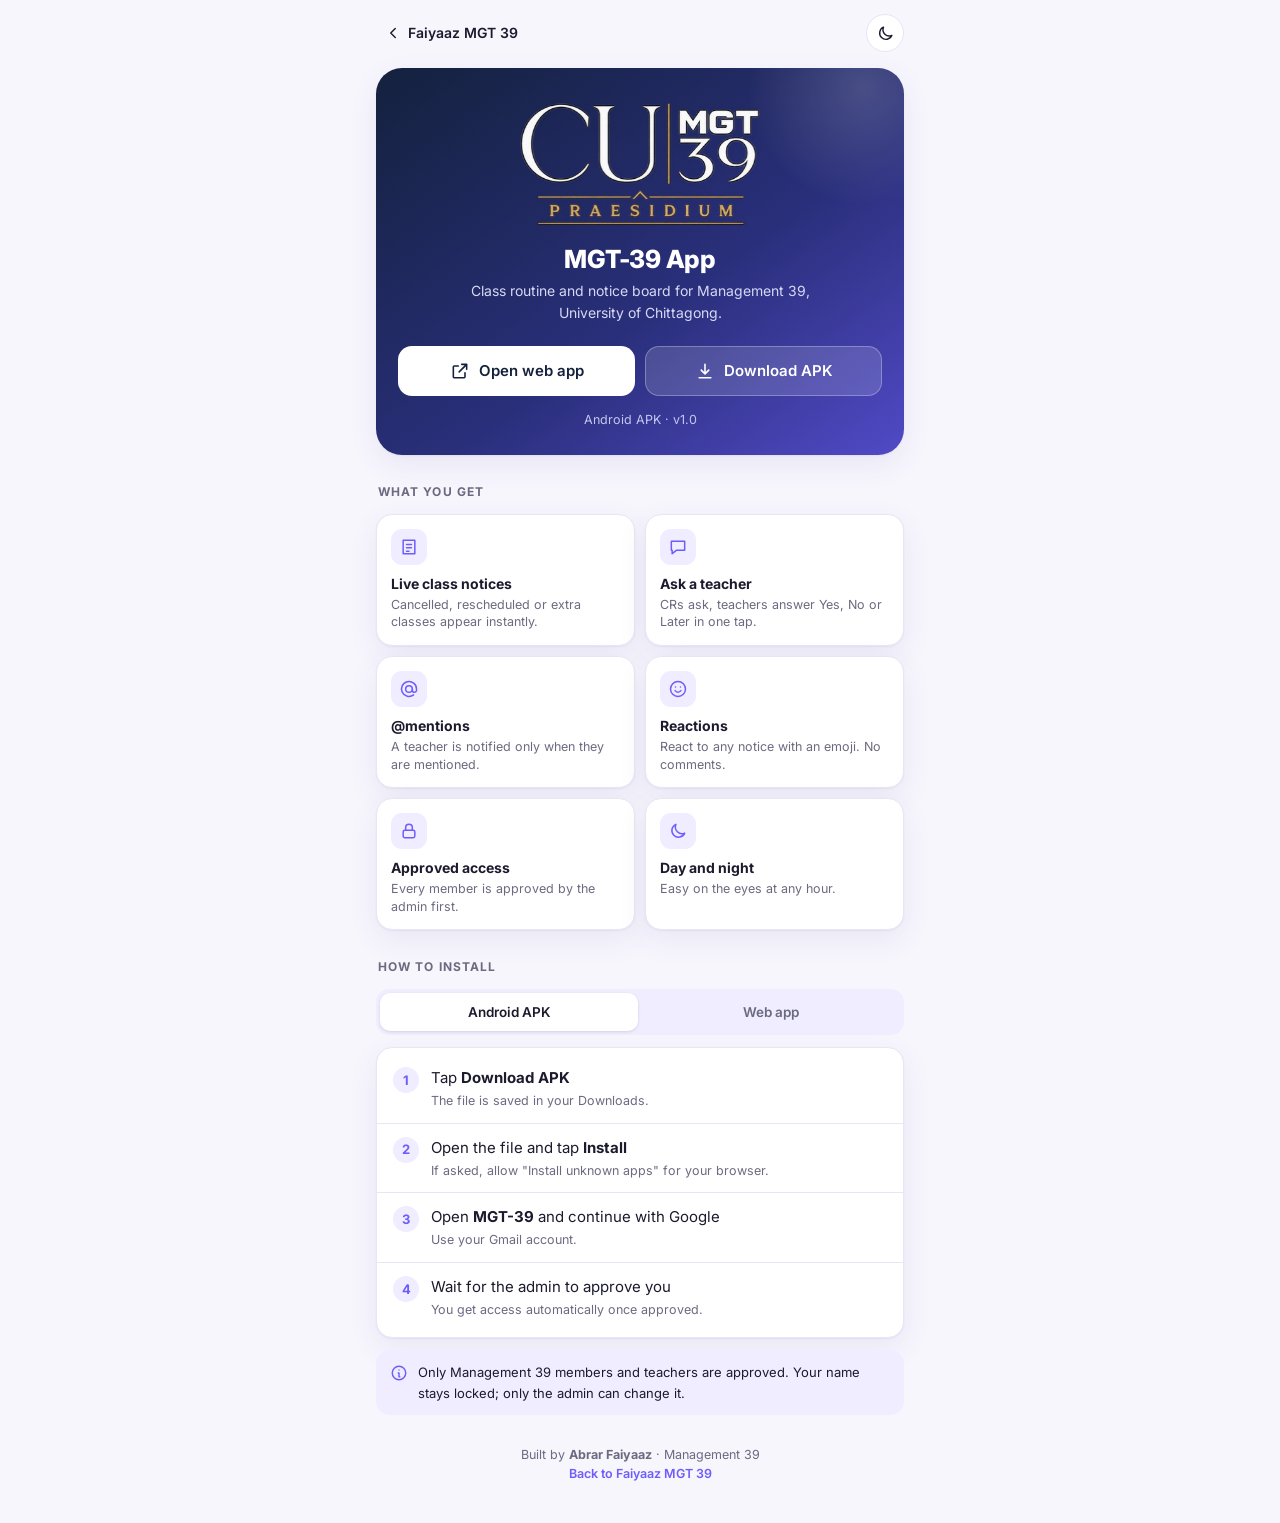
<file: app.html>
<!DOCTYPE html>
<html lang="en"><head><meta charset="utf-8">
<meta name="viewport" content="width=device-width, initial-scale=1, viewport-fit=cover">
<meta name="theme-color" content="#6d5dfc">
<title>MGT-39 App · Faiyaaz MGT 39</title>
<meta name="description" content="MGT-39: class routine and notice board for Management 39, University of Chittagong. Open the web app or download the Android APK.">
<meta property="og:title" content="MGT-39 App · Faiyaaz MGT 39">
<meta property="og:description" content="Class routine and notice board for Management 39, University of Chittagong.">
<link rel="preconnect" href="https://fonts.googleapis.com"><link rel="preconnect" href="https://fonts.gstatic.com" crossorigin>
<link rel="stylesheet" href="https://fonts.googleapis.com/css2?family=Inter:wght@400;500;600;700;800&display=swap" media="print" onload="this.media='all'">
<script>try{var t=localStorage.getItem("mgt_app_theme");if(t)document.documentElement.setAttribute("data-theme",t)}catch(e){}</script>
<style>
:root{--bg:#f7f6fd;--card:#fff;--ink:#1c1b2e;--mu:#6c6a80;--line:#e8e6f5;--ac:#6d5dfc;--soft:#efedff;--ok:#2f9e6e;--sh:0 1px 2px rgba(60,50,140,.06),0 10px 30px rgba(60,50,140,.08);color-scheme:light}
:root[data-theme="dark"]{--bg:#12111c;--card:#1b1a29;--ink:#ecebf7;--mu:#a09fb8;--line:#2a2940;--ac:#9086ff;--soft:#25233a;--sh:none;color-scheme:dark}
@media (prefers-color-scheme:dark){:root:not([data-theme="light"]){--bg:#12111c;--card:#1b1a29;--ink:#ecebf7;--mu:#a09fb8;--line:#2a2940;--ac:#9086ff;--soft:#25233a;--sh:none;color-scheme:dark}}
*{box-sizing:border-box;-webkit-tap-highlight-color:transparent}
html{-webkit-text-size-adjust:100%;scroll-behavior:smooth}
body{margin:0;background:var(--bg);color:var(--ink);font:15px/1.55 Inter,system-ui,-apple-system,"Segoe UI",Roboto,sans-serif;-webkit-font-smoothing:antialiased;transition:background-color .25s,color .25s}
.wrap{max-width:560px;margin:0 auto;padding:calc(env(safe-area-inset-top,0px) + 14px) 16px calc(40px + env(safe-area-inset-bottom,0px))}
.top{display:flex;align-items:center;justify-content:space-between;margin-bottom:16px}
.back{display:inline-flex;align-items:center;gap:6px;color:var(--ink);text-decoration:none;font-weight:600;font-size:14px;padding:8px 12px 8px 8px;border-radius:99px}
.back:active{background:var(--soft)}
.ib{width:38px;height:38px;border-radius:50%;border:1px solid var(--line);background:var(--card);color:var(--ink);display:flex;align-items:center;justify-content:center;cursor:pointer;outline:none}
svg{flex:0 0 auto}
.hero{position:relative;overflow:hidden;border-radius:26px;padding:34px 22px 26px;color:#fff;text-align:center;background:linear-gradient(145deg,#14213d 0%,#2a2f7b 58%,#6d5dfc 130%);box-shadow:var(--sh)}
.hero::after{content:"";position:absolute;width:260px;height:260px;right:-90px;top:-110px;border-radius:50%;background:radial-gradient(circle,rgba(255,255,255,.16),transparent 65%);pointer-events:none}
.hero img{width:min(66%,240px);height:auto;display:block;margin:0 auto 18px;animation:rise .8s cubic-bezier(.2,.7,.2,1) both}
.hero h1{font-size:25px;line-height:1.2;margin:0 0 6px;font-weight:800;letter-spacing:-.01em}
.hero p{margin:0 auto;max-width:340px;color:#d6d9f5;font-size:14px}
.cta{display:flex;flex-direction:column;gap:10px;margin-top:22px}
.btn{display:flex;align-items:center;justify-content:center;gap:9px;height:50px;border-radius:14px;font:600 15px Inter,system-ui,sans-serif;text-decoration:none;border:0;cursor:pointer;transition:transform .12s ease,opacity .2s}
.btn:active{transform:scale(.98)}
.btn.p{background:#fff;color:#14213d}
.btn.g{background:rgba(255,255,255,.14);color:#fff;box-shadow:inset 0 0 0 1px rgba(255,255,255,.28)}
.btn.off{opacity:.75;cursor:default}.btn.off:active{transform:none}
.meta{margin-top:14px;font-size:12.5px;color:#c4c8ee}
.sec{margin:28px 2px 12px;font-size:12px;font-weight:700;letter-spacing:.09em;text-transform:uppercase;color:var(--mu)}
.grid{display:grid;grid-template-columns:1fr 1fr;gap:10px}
.f{background:var(--card);border:1px solid var(--line);border-radius:16px;padding:14px;box-shadow:var(--sh)}
.f i{display:flex;width:36px;height:36px;border-radius:11px;background:var(--soft);color:var(--ac);align-items:center;justify-content:center;margin-bottom:10px}
.f b{display:block;font-size:14px;line-height:1.3;margin-bottom:3px}
.f span{font-size:12.5px;color:var(--mu);line-height:1.4;display:block}
.seg{display:grid;grid-template-columns:1fr 1fr;gap:4px;padding:4px;background:var(--soft);border-radius:13px;margin-bottom:12px}
.seg button{height:38px;border:0;border-radius:10px;background:transparent;color:var(--mu);font:600 13.5px Inter,system-ui,sans-serif;cursor:pointer;outline:none;transition:background-color .2s,color .2s}
.seg button.on{background:var(--card);color:var(--ink);box-shadow:0 1px 3px rgba(0,0,0,.12)}
.steps{counter-reset:s;list-style:none;margin:0;padding:6px 0;background:var(--card);border:1px solid var(--line);border-radius:16px;box-shadow:var(--sh)}
.steps li{counter-increment:s;display:flex;gap:12px;padding:12px 16px;align-items:flex-start}
.steps li+li{border-top:1px solid var(--line)}
.steps li::before{content:counter(s);flex:0 0 26px;height:26px;border-radius:50%;background:var(--soft);color:var(--ac);font-weight:700;font-size:13px;display:flex;align-items:center;justify-content:center;margin-top:1px}
.steps small{display:block;color:var(--mu);font-size:12.5px;margin-top:2px}
.hide{display:none}
.note{display:flex;gap:10px;align-items:flex-start;margin-top:12px;padding:12px 14px;border-radius:14px;background:var(--soft);color:var(--ink);font-size:13px}
.note svg{color:var(--ac);margin-top:2px}
.foot{margin-top:30px;text-align:center;color:var(--mu);font-size:12.5px}
.foot a{color:var(--ac);font-weight:600;text-decoration:none}
@keyframes rise{from{opacity:0;transform:translateY(10px) scale(.96)}to{opacity:1;transform:none}}
@media (min-width:480px){.cta{flex-direction:row}.cta .btn{flex:1}}
@media (prefers-reduced-motion:reduce){*{animation:none!important;transition:none!important}}
</style></head><body>
<div class="wrap">
  <div class="top">
    <a class="back" href="./#/"><svg width="18" height="18" viewBox="0 0 24 24" fill="none" stroke="currentColor" stroke-width="1.9" stroke-linecap="round" stroke-linejoin="round"><path d="M15 6l-6 6 6 6"/></svg>Faiyaaz MGT 39</a>
    <button class="ib" id="tg" aria-label="Day or night mode"></button>
  </div>

  <section class="hero">
    <img src="[data-uri]" alt="CU MGT-39 Praesidium">
    <h1>MGT-39 App</h1>
    <p>Class routine and notice board for Management 39, University of Chittagong.</p>
    <div class="cta">
      <a class="btn p" id="web" href="https://abrarfaiyaaz89.github.io/MGT-39/" target="_blank" rel="noopener"><svg width="20" height="20" viewBox="0 0 24 24" fill="none" stroke="currentColor" stroke-width="1.9" stroke-linecap="round" stroke-linejoin="round"><path d="M14 4h6v6M20 4l-9 9M18 14v5a1 1 0 01-1 1H5a1 1 0 01-1-1V7a1 1 0 011-1h5"/></svg>Open web app</a>
      <a class="btn g" id="apk" href="#"><svg width="20" height="20" viewBox="0 0 24 24" fill="none" stroke="currentColor" stroke-width="1.9" stroke-linecap="round" stroke-linejoin="round"><path d="M12 4v11M7.5 11l4.5 4.5 4.5-4.5M5 20h14"/></svg><span id="apkt">Download APK</span></a>
    </div>
    <div class="meta" id="meta"></div>
  </section>

  <div class="sec">What you get</div>
  <div class="grid">
    <div class="f"><i><svg width="20" height="20" viewBox="0 0 24 24" fill="none" stroke="currentColor" stroke-width="1.8" stroke-linecap="round" stroke-linejoin="round"><path d="M5 4h14v16H5z M9 9h6 M9 13h6 M9 17h3"/></svg></i><b>Live class notices</b><span>Cancelled, rescheduled or extra classes appear instantly.</span></div>
    <div class="f"><i><svg width="20" height="20" viewBox="0 0 24 24" fill="none" stroke="currentColor" stroke-width="1.8" stroke-linecap="round" stroke-linejoin="round"><path d="M4 5h16v11H10l-5 4v-4H4z"/></svg></i><b>Ask a teacher</b><span>CRs ask, teachers answer Yes, No or Later in one tap.</span></div>
    <div class="f"><i><svg width="20" height="20" viewBox="0 0 24 24" fill="none" stroke="currentColor" stroke-width="1.8" stroke-linecap="round" stroke-linejoin="round"><circle cx="12" cy="12" r="4"/><path d="M16 12v1.5a2.5 2.5 0 005 0V12a9 9 0 10-3.5 7.1"/></svg></i><b>@mentions</b><span>A teacher is notified only when they are mentioned.</span></div>
    <div class="f"><i><svg width="20" height="20" viewBox="0 0 24 24" fill="none" stroke="currentColor" stroke-width="1.8" stroke-linecap="round" stroke-linejoin="round"><circle cx="12" cy="12" r="9"/><path d="M8.5 14c.9 1.2 2.1 1.8 3.5 1.8s2.6-.6 3.5-1.8M9 9.5h.01M15 9.5h.01"/></svg></i><b>Reactions</b><span>React to any notice with an emoji. No comments.</span></div>
    <div class="f"><i><svg width="20" height="20" viewBox="0 0 24 24" fill="none" stroke="currentColor" stroke-width="1.8" stroke-linecap="round" stroke-linejoin="round"><rect x="5" y="11" width="14" height="9" rx="2"/><path d="M8 11V8a4 4 0 018 0v3"/></svg></i><b>Approved access</b><span>Every member is approved by the admin first.</span></div>
    <div class="f"><i><svg width="20" height="20" viewBox="0 0 24 24" fill="none" stroke="currentColor" stroke-width="1.8" stroke-linecap="round" stroke-linejoin="round"><path d="M20 14.5A8 8 0 019.5 4a8 8 0 1010.5 10.5z"/></svg></i><b>Day and night</b><span>Easy on the eyes at any hour.</span></div>
  </div>

  <div class="sec">How to install</div>
  <div class="seg"><button class="on" data-t="apk">Android APK</button><button data-t="web">Web app</button></div>
  <ol class="steps" id="s-apk">
    <li><div>Tap <b>Download APK</b><small>The file is saved in your Downloads.</small></div></li>
    <li><div>Open the file and tap <b>Install</b><small>If asked, allow "Install unknown apps" for your browser.</small></div></li>
    <li><div>Open <b>MGT-39</b> and continue with Google<small>Use your Gmail account.</small></div></li>
    <li><div>Wait for the admin to approve you<small>You get access automatically once approved.</small></div></li>
  </ol>
  <ol class="steps hide" id="s-web">
    <li><div>Open the web app in <b>Chrome</b> (Safari on iPhone)<small>Tap <b>Open web app</b> above.</small></div></li>
    <li><div>Tap the browser menu, then <b>Install app</b><small>On iPhone: Share, then <b>Add to Home Screen</b>.</small></div></li>
    <li><div>Open <b>MGT-39</b> from your home screen<small>Continue with Google using your Gmail.</small></div></li>
    <li><div>Wait for the admin to approve you<small>You get access automatically once approved.</small></div></li>
  </ol>
  <div class="note"><svg width="18" height="18" viewBox="0 0 24 24" fill="none" stroke="currentColor" stroke-width="1.9" stroke-linecap="round" stroke-linejoin="round"><circle cx="12" cy="12" r="9"/><path d="M12 8h.01M11 12h1v5h1"/></svg><div>Only Management 39 members and teachers are approved. Your name stays locked; only the admin can change it.</div></div>

  <div class="foot">Built by <b>Abrar Faiyaaz</b> · Management 39<br><a href="./#/">Back to Faiyaaz MGT 39</a></div>
</div>
<script>
/* After you upload the APK to this repo, put its path here, for example "downloads/MGT-39.apk" */
var APK_URL="MGT-39.apk";
var APK_VERSION="v1.0";
(function(){
  var apk=document.getElementById("apk"),t=document.getElementById("apkt"),m=document.getElementById("meta");
  if(APK_URL){apk.href=APK_URL;apk.setAttribute("download","MGT-39.apk");m.textContent=APK_VERSION?("Android APK · "+APK_VERSION):"Android APK"}
  else{apk.className="btn g off";apk.removeAttribute("href");apk.setAttribute("aria-disabled","true");t.textContent="APK coming soon";m.textContent="The web app works on every phone right now."}
  var SUN='<svg width="19" height="19" viewBox="0 0 24 24" fill="none" stroke="currentColor" stroke-width="1.8" stroke-linecap="round" stroke-linejoin="round"><circle cx="12" cy="12" r="4"/><path d="M12 3v2M12 19v2M3 12h2M19 12h2M5.6 5.6L7 7M17 17l1.4 1.4M18.4 5.6L17 7M7 17l-1.4 1.4"/></svg>',
      MOON='<svg width="19" height="19" viewBox="0 0 24 24" fill="none" stroke="currentColor" stroke-width="1.8" stroke-linecap="round" stroke-linejoin="round"><path d="M20 14.5A8 8 0 019.5 4a8 8 0 1010.5 10.5z"/></svg>',
      tg=document.getElementById("tg");
  function dark(){return (document.documentElement.getAttribute("data-theme")||(matchMedia("(prefers-color-scheme:dark)").matches?"dark":"light"))==="dark"}
  function paint(){tg.innerHTML=dark()?SUN:MOON}
  tg.onclick=function(){var n=dark()?"light":"dark";document.documentElement.setAttribute("data-theme",n);try{localStorage.setItem("mgt_app_theme",n)}catch(e){}paint()};
  paint();
  var seg=document.querySelectorAll(".seg button");
  seg.forEach(function(b){b.onclick=function(){seg.forEach(function(x){x.classList.toggle("on",x===b)});document.getElementById("s-apk").classList.toggle("hide",b.dataset.t!=="apk");document.getElementById("s-web").classList.toggle("hide",b.dataset.t!=="web")}});
})();
</script></body></html>
</file>
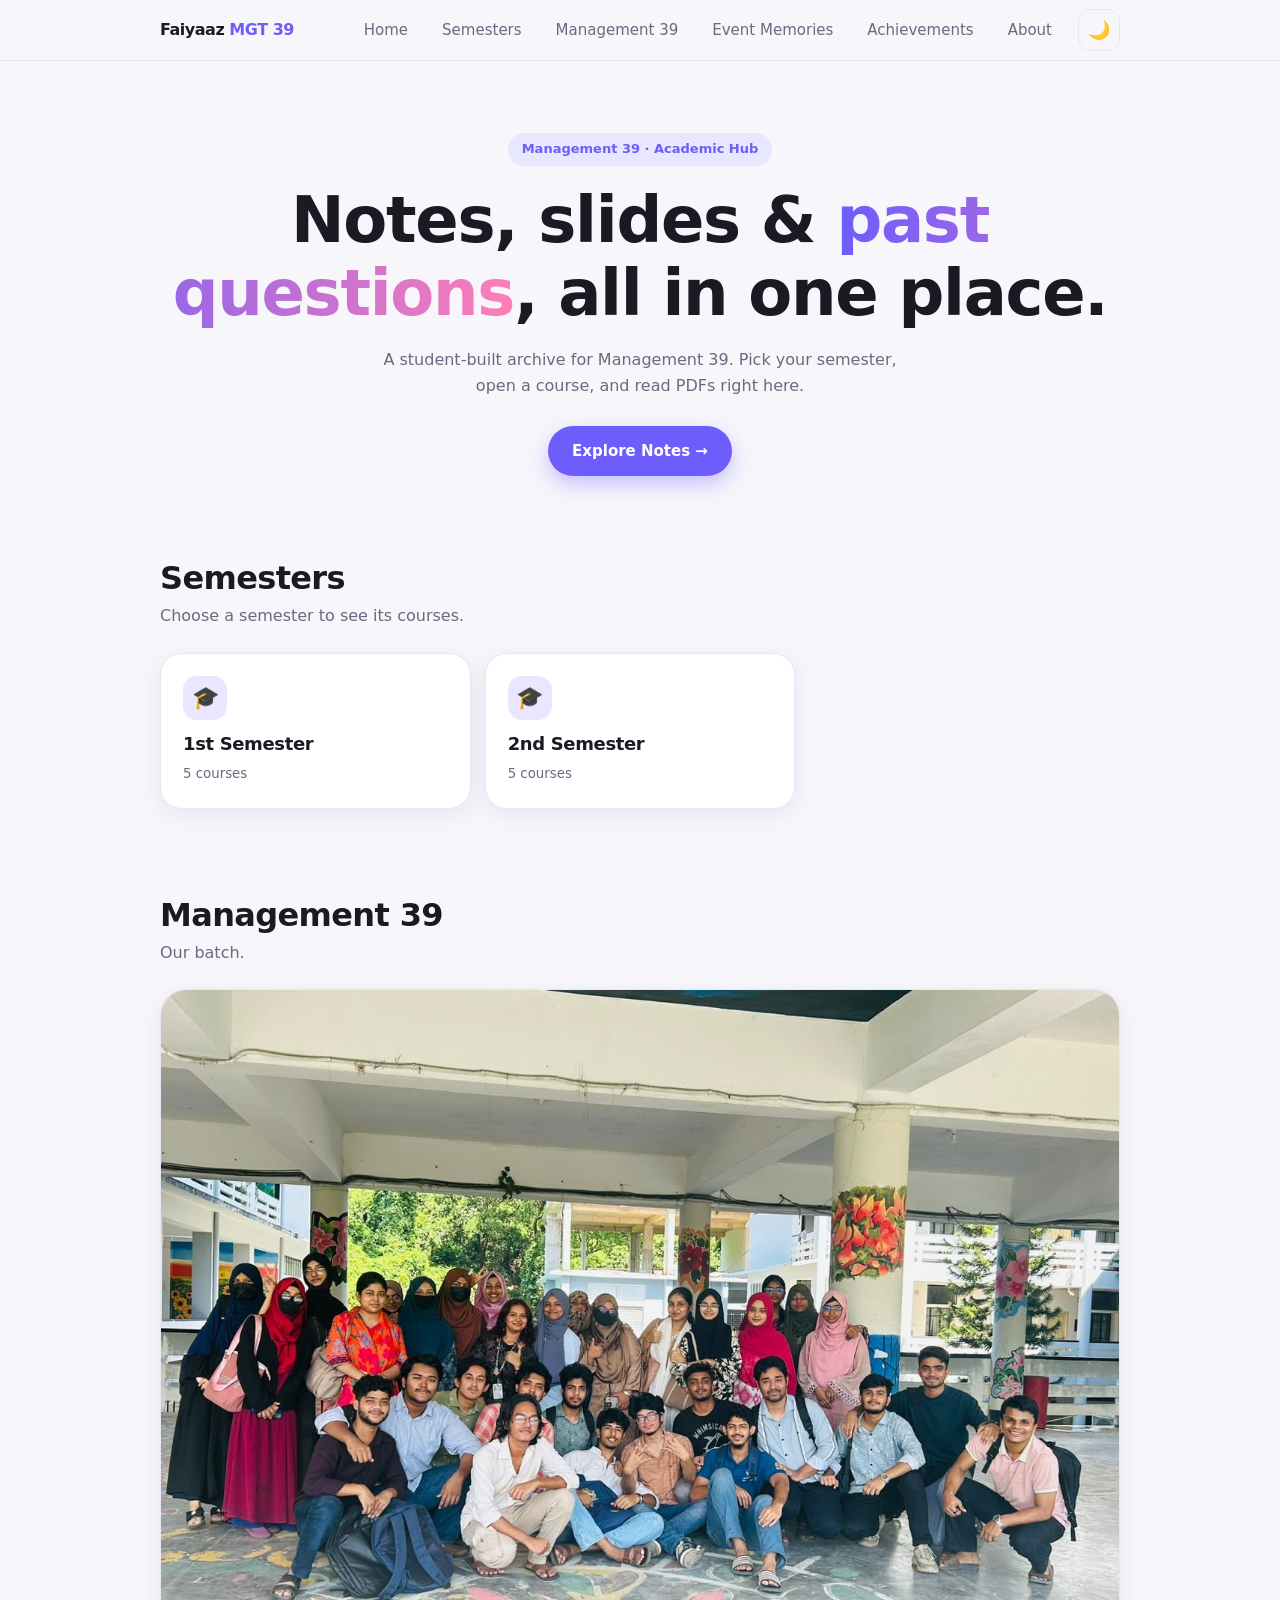
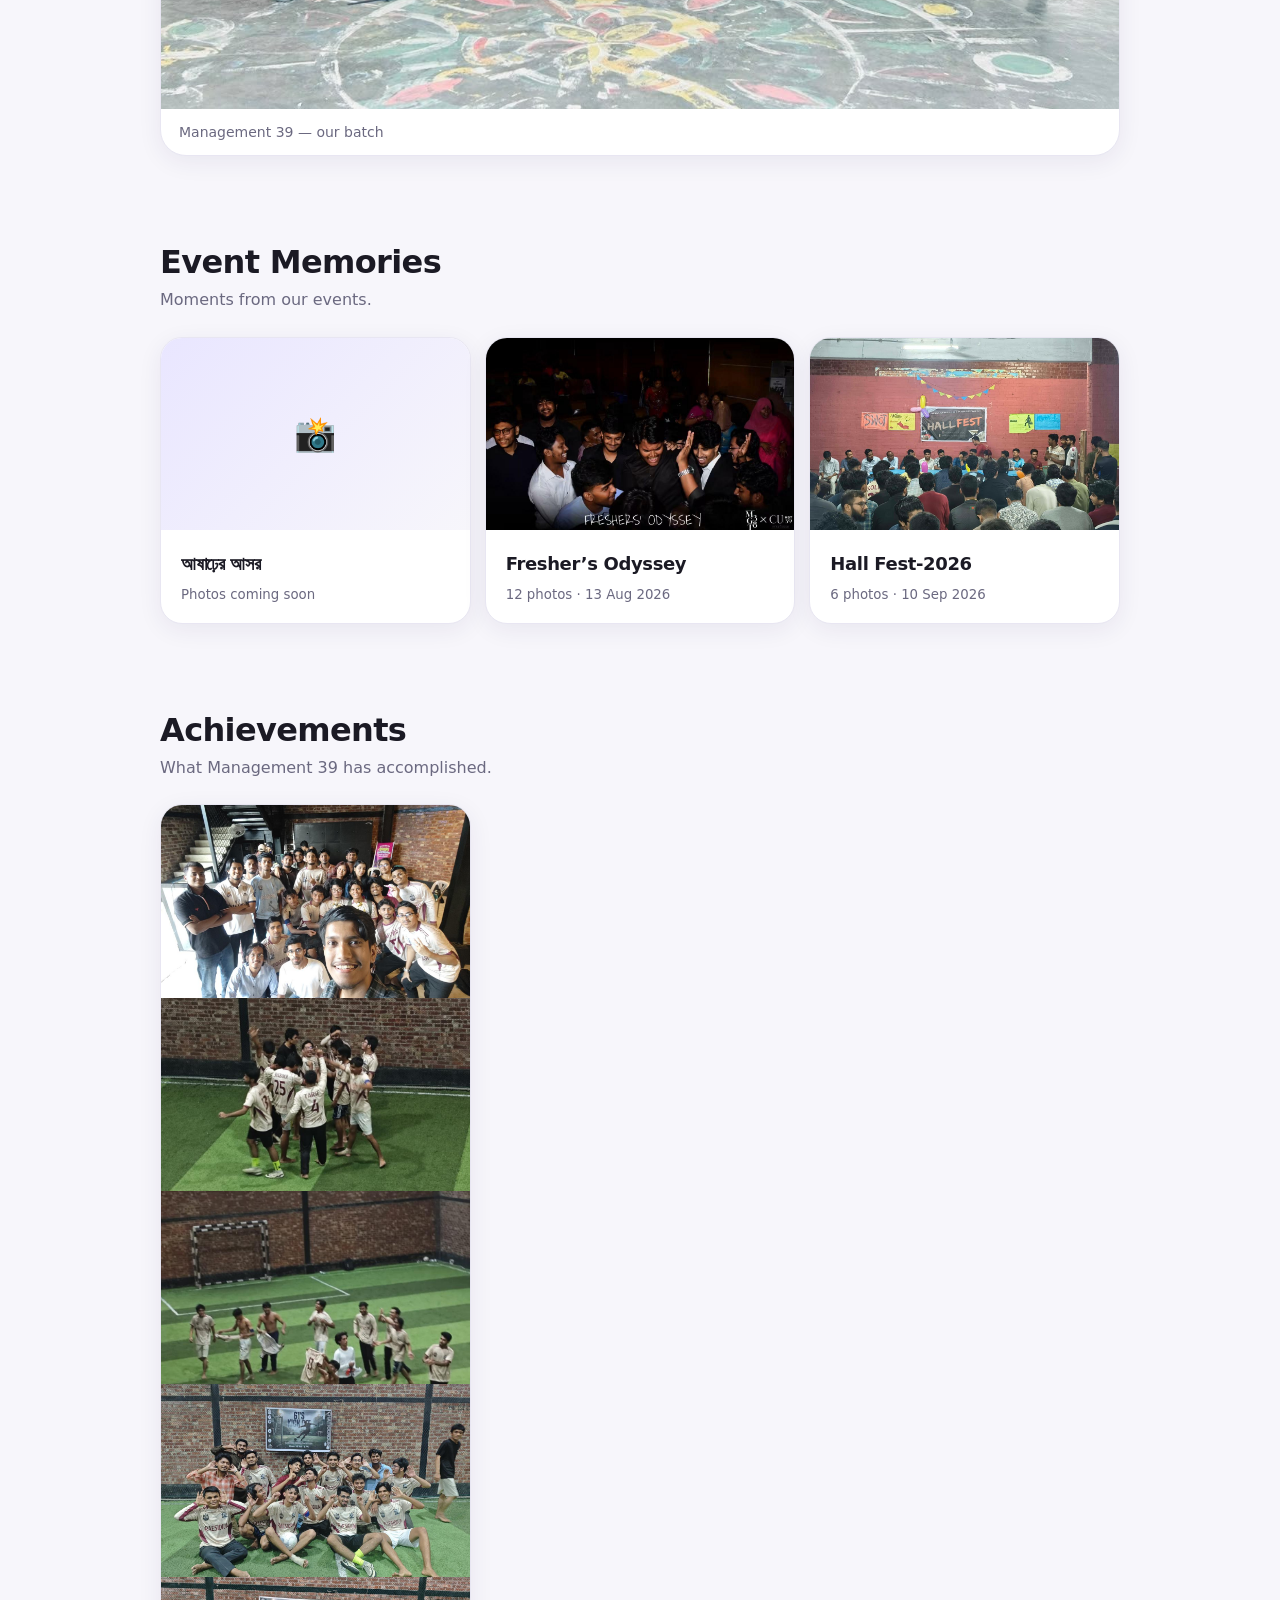
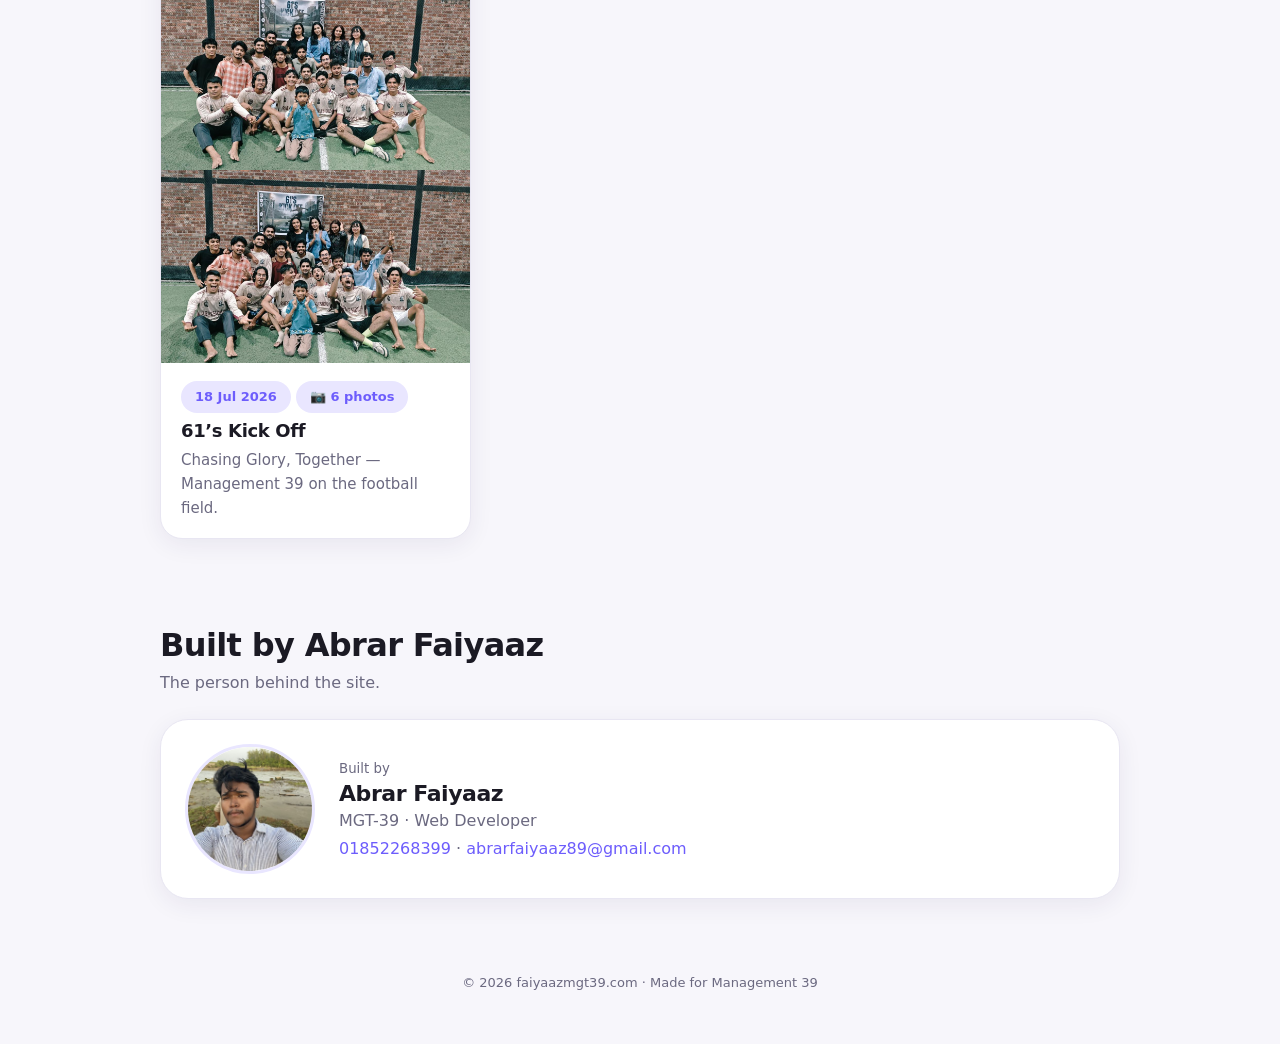
<file: index-1.html>
<!DOCTYPE html><html lang="en"><head><meta charset="utf-8">
<meta name="viewport" content="width=device-width, initial-scale=1, viewport-fit=cover">
<title>Faiyaaz MGT 39 — Management 39 Academic Resources</title>
<meta name="description" content="faiyaazmgt39.com — notes, slides, books, syllabus and recent-year questions for Management 39 students, organized by semester and course.">
<meta property="og:title" content="Faiyaaz MGT 39 — Management 39 Academic Resources"><meta property="og:type" content="website">
<link rel="canonical" href="https://faiyaazmgt39.com/"><meta property="og:image" content="group.jpg">
<link rel="icon" href="favicon.svg"><style>
:root{box-sizing:border-box;padding-top:env(safe-area-inset-top,0px);padding-bottom:env(safe-area-inset-bottom,0px);--bg:#f7f6fb;--card:#fff;--tx:#1b1a24;--mu:#6b6980;--ac:#6d5dfc;--ac2:#e9e6ff;--bd:#e8e6f2;--sh:0 6px 24px rgba(40,30,90,.07)}
html{scroll-padding-top:env(safe-area-inset-top,0px);scroll-behavior:smooth}
@media(prefers-color-scheme:dark){:root:not([data-theme="light"]){--bg:#0f0e15;--card:#18171f;--tx:#efeef7;--mu:#9d9bb2;--ac:#9a8dff;--ac2:#25223a;--bd:#2a2838;--sh:0 6px 24px rgba(0,0,0,.4)}}
:root[data-theme="dark"]{--bg:#0f0e15;--card:#18171f;--tx:#efeef7;--mu:#9d9bb2;--ac:#9a8dff;--ac2:#25223a;--bd:#2a2838;--sh:0 6px 24px rgba(0,0,0,.4)}
*,*:before,*:after{box-sizing:inherit}
html,body{margin:0}body{background:var(--bg);color:var(--tx);font:16px/1.6 "Inter",system-ui,-apple-system,"Segoe UI",Roboto,sans-serif}
a{color:inherit;text-decoration:none}h1,h2,h3{line-height:1.15;margin:0;letter-spacing:-.02em}
.w{max-width:1000px;margin:0 auto;padding:0 20px}
nav{position:sticky;top:env(safe-area-inset-top,0px);z-index:10;background:color-mix(in srgb,var(--bg) 78%,transparent);backdrop-filter:blur(14px);-webkit-backdrop-filter:blur(14px);border-bottom:1px solid var(--bd)}
nav .w{display:flex;align-items:center;justify-content:space-between;height:60px}
.logo{font-weight:800;letter-spacing:-.03em}.logo span{color:var(--ac)}
.links{display:flex;gap:6px}.links a{padding:8px 14px;border-radius:99px;color:var(--mu);font-weight:500;font-size:15px;transition:.2s}.links a:hover{background:var(--ac2);color:var(--ac)}
.burger{display:none;background:none;border:1px solid var(--bd);border-radius:12px;width:42px;height:42px;color:var(--tx);font-size:20px;cursor:pointer}
@media(max-width:640px){.burger{display:block}.links{display:none;position:absolute;left:12px;right:12px;top:64px;flex-direction:column;background:var(--card);border:1px solid var(--bd);border-radius:20px;padding:8px;box-shadow:var(--sh)}.links.open{display:flex}.links a{padding:12px 14px}}
a:focus-visible,button:focus-visible{outline:2px solid var(--ac);outline-offset:2px}
.hero{padding:72px 0 40px;text-align:center}
.pill{display:inline-block;background:var(--ac2);color:var(--ac);padding:6px 14px;border-radius:99px;font-size:13px;font-weight:600;margin-bottom:18px}
.hero h1{font-size:clamp(36px,8vw,64px);font-weight:800}.hero h1 span{background:linear-gradient(90deg,var(--ac),#ff7eb6);-webkit-background-clip:text;background-clip:text;color:transparent}
.hero p{color:var(--mu);max-width:520px;margin:16px auto 28px}
.btn{display:inline-flex;align-items:center;gap:8px;background:var(--ac);color:#fff;padding:13px 24px;border-radius:99px;font-weight:600;border:0;cursor:pointer;font-size:15px;transition:.2s;box-shadow:0 8px 20px color-mix(in srgb,var(--ac) 35%,transparent)}
.btn:hover{transform:translateY(-2px)}.btn.o{background:var(--card);color:var(--tx);border:1px solid var(--bd);box-shadow:none}
section{padding:44px 0}h2{font-size:clamp(24px,5vw,32px);margin-bottom:6px}.sub{color:var(--mu);margin:0 0 24px}
.grid{display:grid;grid-template-columns:repeat(auto-fill,minmax(230px,1fr));gap:14px}
.card{display:block;background:var(--card);border:1px solid var(--bd);border-radius:22px;padding:22px;box-shadow:var(--sh);transition:.25s}
.card:hover{transform:translateY(-4px);border-color:var(--ac)}.card h3{font-size:18px;margin-bottom:6px}.card small{color:var(--mu)}
.ic{width:44px;height:44px;border-radius:14px;background:var(--ac2);display:grid;place-items:center;font-size:22px;margin-bottom:14px}
.crumb{font-size:14px;color:var(--mu);margin:28px 0 8px}.crumb a{color:var(--ac)}
.file{display:flex;align-items:center;justify-content:space-between;gap:12px;background:var(--card);border:1px solid var(--bd);border-radius:18px;padding:14px 18px;margin-bottom:10px;transition:.2s}.file:hover{border-color:var(--ac)}
.file b{display:block}.file small{color:var(--mu)}
.empty{border:1.5px dashed var(--bd);border-radius:22px;padding:40px 20px;text-align:center;color:var(--mu)}
.viewer{width:100%;height:75vh;border:1px solid var(--bd);border-radius:18px;background:var(--card)}
.bar{display:flex;gap:10px;flex-wrap:wrap;margin:14px 0}
.gal{display:grid;grid-template-columns:repeat(auto-fit,minmax(280px,1fr));gap:16px}
.gal figure{margin:0;border-radius:26px;overflow:hidden;box-shadow:var(--sh);border:1px solid var(--bd);background:var(--card)}
.gal img{display:block;width:100%;height:auto;transition:transform .5s}.gal figure:hover img{transform:scale(1.03)}
.gal figcaption{padding:12px 18px;color:var(--mu);font-size:14px}
.dev{display:flex;align-items:center;gap:24px;background:var(--card);border:1px solid var(--bd);border-radius:28px;padding:24px;box-shadow:var(--sh);flex-wrap:wrap}
.dev img{width:130px;height:130px;border-radius:50%;object-fit:cover;object-position:50% 35%;border:3px solid var(--ac2)}
.dev h3{font-size:22px}.dev p{margin:2px 0;color:var(--mu)}.dev a{color:var(--ac);font-weight:500}
.ach{display:grid;grid-template-columns:repeat(auto-fill,minmax(260px,1fr));gap:14px}
.ach article{background:var(--card);border:1px solid var(--bd);border-radius:22px;overflow:hidden;box-shadow:var(--sh);transition:.25s}
.ach article:hover{transform:translateY(-4px);border-color:var(--ac)}
.ach img{display:block;width:100%;aspect-ratio:16/10;object-fit:cover}
.ach .b{padding:18px 20px}.ach h3{font-size:18px;margin:8px 0 6px}.ach p{margin:0;color:var(--mu);font-size:15px}
.evc{display:block;background:var(--card);border:1px solid var(--bd);border-radius:22px;overflow:hidden;box-shadow:var(--sh);transition:.25s}
.evc:hover{transform:translateY(-4px);border-color:var(--ac)}
.evc .cv{aspect-ratio:16/10;background:linear-gradient(135deg,var(--ac2),var(--bg));display:grid;place-items:center;font-size:34px}
.evc img{display:block;width:100%;height:100%;object-fit:cover}
.evc .cv{overflow:hidden}.evc .b{padding:16px 20px}.evc h3{font-size:18px}.evc small{color:var(--mu)}
.pg{display:grid;grid-template-columns:repeat(auto-fill,minmax(160px,1fr));gap:10px}
.pg img{display:block;width:100%;aspect-ratio:4/3;object-fit:cover;border-radius:16px;cursor:zoom-in;transition:.25s;border:1px solid var(--bd)}
.pg img:hover{transform:scale(1.03)}
.lb{display:none;position:fixed;inset:0;background:rgba(0,0,0,.94);z-index:50;align-items:center;justify-content:center;touch-action:pan-y;user-select:none;-webkit-user-select:none}
.lb.on{display:flex}.lb img{max-width:100%;max-height:86%;border-radius:10px;touch-action:pan-y;-webkit-user-drag:none}
.lb button{position:absolute;background:rgba(255,255,255,.14);color:#fff;border:0;border-radius:99px;width:44px;height:44px;font-size:24px;cursor:pointer;display:grid;place-items:center}
.lb button:hover{background:rgba(255,255,255,.28)}
.lb .lx{top:calc(14px + env(safe-area-inset-top,0px));right:14px;font-size:18px}.lb .l{left:12px;top:50%}.lb .r{right:12px;top:50%}
.lb .lc{position:absolute;bottom:calc(16px + env(safe-area-inset-bottom,0px));left:0;right:0;text-align:center;color:#ddd;font-size:14px}
.lb.single .ln,.lb.single .lc{display:none}
@media(max-width:640px){.lb .ln{display:none}}
[data-lb]{cursor:zoom-in}
.nr{display:flex;gap:8px;order:3}.links{order:2;margin-left:auto;margin-right:12px}
.tgl{width:42px;height:42px;border:1px solid var(--bd);border-radius:12px;background:none;color:var(--tx);font-size:18px;cursor:pointer;transition:.2s}.tgl:hover{background:var(--ac2)}
footer{text-align:center;color:var(--mu);font-size:13px;padding:30px 0 50px}
@media(prefers-reduced-motion:reduce){*{transition:none!important;scroll-behavior:auto!important}}
.fade{animation:f .4s ease both}@keyframes f{from{opacity:0;transform:translateY(8px)}}
</style></head><body>
<nav><div class="w"><a class="logo" href="#/">Faiyaaz <span>MGT 39</span></a>
<div class="nr"><button class="tgl" id="th" aria-label="Switch theme">🌙</button><button class="burger" id="bg" aria-label="Menu" aria-expanded="false">☰</button></div>
<div class="links" id="ln"><a href="#/">Home</a><a href="#/semesters">Semesters</a><a href="#/m39">Management 39</a><a href="#/events">Event Memories</a><a href="#/achievements">Achievements</a><a href="#/about">About</a></div></div></nav>
<main id="app" class="w"></main>
<footer>© <span id="yr"></span> faiyaazmgt39.com · Made for Management 39</footer>
<script>
/* ============ CONTENT DATA — edit ONLY this file to grow the site ============
 EXAMPLE: notes:[{title:"Chapter 1 Notes",url:"pom-ch1.pdf"},{title:"Chapter 2 Notes",url:"pom-ch2.pdf"}]
 Add a semester: push to SEMESTERS. Add a course: add to its courses[].
 Add a file: add {title, url, size?} to a category array; url = "your-file.pdf" (PDF uploaded next to index.html) or any PDF link (e.g. Google Drive /preview link, GitHub raw, hosted .pdf).
 Add a photo: push to PHOTOS. */
const CATEGORIES=[{id:"notes",name:"Notes",icon:"📝"},{id:"slides",name:"Slides",icon:"🖥️"},{id:"books",name:"Books",icon:"📚"},{id:"syllabus",name:"Syllabus",icon:"📋"},{id:"questions",name:"Recent Year Questions",icon:"🧾"}];
const SEMESTERS=[
 {id:"1",name:"1st Semester",courses:[
  {id:"intro-business",name:"Introduction to Business",code:"BCC-101",teacher:"Prof. Dr. Md. Harisur Rahman Howladar",files:{notes:[],slides:[],books:[],syllabus:[],questions:[]}},
  {id:"basic-accounting",name:"Basic Accounting",code:"BCC-102",teacher:"Mrs. Dipa Das",files:{notes:[],slides:[],books:[],syllabus:[],questions:[]}},
  {id:"math",name:"Basic Mathematics",code:"BCC-103",teacher:"Prof. Dr. Anupam Kumar Das",files:{notes:[],slides:[],books:[],syllabus:[],questions:[]}},
  {id:"pom",name:"Principles of Management",code:"BCC-104",teacher:"Prof. Dr. Shameema Ferdausy",files:{notes:[],slides:[],books:[],syllabus:[],questions:[]}},
  {id:"comm",name:"Essentials in Communications",code:"BCC-105",teacher:"Prof. Sharmeen Ahmed",files:{notes:[],slides:[],books:[],syllabus:[],questions:[]}}
 ]},
 {id:"2",name:"2nd Semester",courses:[
  {id:"marketing",name:"Principles of Marketing",code:"BCC-106",teacher:"Prof. Abu Mohammad Atiqur Rahman",files:{notes:[],slides:[],books:[],syllabus:[],questions:[]}},
  {id:"macro",name:"Macroeconomics",code:"GED-107",teacher:"Prof. Dr. Anupam Kumar Das",files:{notes:[],slides:[],books:[],syllabus:[],questions:[]}},
  {id:"stat",name:"Basic Statistics",code:"GED-108",teacher:"Prof. Dr. Mohammad Khaled Afzal",files:{notes:[],slides:[],books:[],syllabus:[],questions:[]}},
  {id:"law",name:"Business Law",code:"BCC-109",teacher:"Prof. Dr. Md. Mizanur Rahman Chowdhury",files:{notes:[],slides:[],books:[{title:"Commercial Law and Industrial Law \u2014 Part 1 (pages 1\u2013561)",url:"law-part1.pdf",size:"PDF"},{title:"Commercial Law and Industrial Law \u2014 Part 2 (pages 562\u20131122)",url:"law-part2.pdf",size:"PDF"}],syllabus:[],questions:[]}},
  {id:"ict",name:"Information and Communication Technology",code:"GED-110",teacher:"Mrs. Chowdhury Ummeh Kulsum",files:{notes:[],slides:[],books:[],syllabus:[],questions:[]}}
 ]}
];
const PHOTOS=[{src:"group.jpg",alt:"Management 39 batch group photo on campus",caption:"Management 39 — our batch"}];
/* Add achievements here: {title:"...",date:"Oct 2026",text:"short description",photos:["a.jpg","b.jpg"]} (comma between items) */
const ACHIEVEMENTS=[
 {title:"61’s Kick Off",date:"18 Jul 2026",text:"Chasing Glory, Together — Management 39 on the football field.",photos:["kickoff-1.jpg","kickoff-2.jpg","kickoff-3.jpg","kickoff-4.jpg","kickoff-5.jpg","kickoff-6.jpg"]}
];
/* Event Memories: add photos by listing file names in photos:["a.jpg","b.jpg"]; add a new event as a new {..} line */
const EVENTS=[
 {id:"asharer-ashor",name:"আষাঢ়ের আসর",date:"",place:"",photos:[]},
 {id:"freshers-odyssey",name:"Fresher’s Odyssey",date:"13 Aug 2026",place:"FBA Auditorium · presented by Management 38",photos:["fresher-01.jpg","fresher-02.jpg","fresher-03.jpg","fresher-04.jpg","fresher-05.jpg","fresher-06.jpg","fresher-07.jpg","fresher-08.jpg","fresher-09.jpg","fresher-10.jpg","fresher-11.jpg","fresher-12.jpg"]},
 {id:"hall-fest-2026",name:"Hall Fest-2026",date:"10 Sep 2026",place:"Shahjalal Hall Dining · Department of Management",photos:["hallfest-01.jpg","hallfest-02.jpg","hallfest-03.jpg","hallfest-04.jpg","hallfest-05.jpg","hallfest-06.jpg"]}
];

const DEV={name:"Abrar Faiyaaz",role:"MGT-39 · Web Developer",phone:"01852268399",email:"abrarfaiyaaz89@gmail.com",photo:"abrar.jpg"};
/* ============ UI ============ */
const $=s=>document.querySelector(s),app=$("#app"),e=s=>String(s).replace(/[&<>"]/g,c=>({"&":"&amp;","<":"&lt;",">":"&gt;",'"':"&quot;"}[c]));
$("#yr").textContent=new Date().getFullYear();
const bg=$("#bg"),ln=$("#ln");bg.onclick=()=>{const o=ln.classList.toggle("open");bg.setAttribute("aria-expanded",o)};
const th=$("#th"),root=document.documentElement;
function applyTheme(m){root.setAttribute("data-theme",m);th.textContent=m=="dark"?"☀️":"🌙";th.setAttribute("aria-label",m=="dark"?"Switch to day mode":"Switch to night mode")}
let savedTheme=null;try{savedTheme=localStorage.getItem("theme")}catch(x){}
applyTheme(savedTheme||(matchMedia("(prefers-color-scheme: dark)").matches?"dark":"light"));
th.onclick=()=>{const m=root.getAttribute("data-theme")=="dark"?"light":"dark";applyTheme(m);try{localStorage.setItem("theme",m)}catch(x){}};

const semCards=()=>SEMESTERS.map(s=>`<a class="card" href="#/s/${s.id}"><div class="ic">🎓</div><h3>${e(s.name)}</h3><small>${s.courses.length} courses</small></a>`).join("");
const gallery=()=>`<div class="gal" data-gal>${PHOTOS.map(p=>`<figure><img src="${p.src}" data-lb="${p.src}" alt="${e(p.alt)}" loading="lazy" decoding="async"><figcaption>${e(p.caption)}</figcaption></figure>`).join("")}</div>`;
const achv=()=>ACHIEVEMENTS.length?`<div class="ach">${ACHIEVEMENTS.map(x=>{const ph=x.photos||(x.photo?[x.photo]:[]);return `<article data-gal>${ph.map((p,i)=>`<img ${i?"hidden ":""}src="${e(p)}" data-lb="${e(p)}" alt="${e(x.title)} photo ${i+1}" loading="lazy" decoding="async">`).join("")}<div class="b">${x.date?`<span class="pill" style="margin:0">${e(x.date)}</span> `:""}${ph.length>1?`<span class="pill" style="margin:0">📷 ${ph.length} photos</span>`:""}<h3>${e(x.title)}</h3>${x.text?`<p>${e(x.text)}</p>`:""}</div></article>`}).join("")}</div>`:`<div class="empty">Our achievements will be added here soon.</div>`;
const evCards=()=>`<div class="ach">${EVENTS.map(v=>`<a class="evc" href="#/events/${v.id}"><div class="cv">${v.photos.length?`<img src="${v.photos[0]}" alt="${e(v.name)}" loading="lazy" decoding="async">`:"📸"}</div><div class="b"><h3>${e(v.name)}</h3><small>${v.photos.length?v.photos.length+" photos":"Photos coming soon"}${v.date?" · "+e(v.date):""}</small></div></a>`).join("")}</div>`;
const about=()=>`<div class="dev"><img src="${DEV.photo}" alt="Portrait of ${e(DEV.name)}, web developer" loading="lazy"><div><small style="color:var(--mu)">Built by</small><h3>${e(DEV.name)}</h3><p>${e(DEV.role)}</p><p><a href="tel:${DEV.phone}">${DEV.phone}</a> · <a href="mailto:${DEV.email}">${DEV.email}</a></p></div></div>`;
const home=()=>`<div class="hero fade"><span class="pill">Management 39 · Academic Hub</span><h1>Notes, slides &amp; <span>past questions</span>, all in one place.</h1><p>A student-built archive for Management 39. Pick your semester, open a course, and read PDFs right here.</p><a class="btn" href="#/semesters">Explore Notes →</a></div>
<section id="sem"><h2>Semesters</h2><p class="sub">Choose a semester to see its courses.</p><div class="grid">${semCards()}</div></section>
<section><h2>Management 39</h2><p class="sub">Our batch.</p>${gallery()}</section>
<section><h2>Event Memories</h2><p class="sub">Moments from our events.</p>${evCards()}</section>
<section><h2>Achievements</h2><p class="sub">What Management 39 has accomplished.</p>${achv()}</section>
<section><h2>Built by ${e(DEV.name)}</h2><p class="sub">The person behind the site.</p>${about()}</section>`;
function route(){
 const p=location.hash.replace(/^#\/?/,"").split("/").filter(Boolean),[t,a,b,c,d]=p;let h="";
 const sem=SEMESTERS.find(s=>s.id==a),co=sem&&sem.courses.find(x=>x.id==b),cat=CATEGORIES.find(x=>x.id==c);
 if(!t)h=home();
 else if(t=="semesters")h=`<section class="fade"><h2>Semesters</h2><p class="sub">Choose a semester.</p><div class="grid">${semCards()}</div></section>`;
 else if(t=="m39")h=`<section class="fade"><h2>Management 39</h2><p class="sub">Our batch.</p>${gallery()}</section>`;
 else if(t=="events"&&!a)h=`<section class="fade"><h2>Event Memories</h2><p class="sub">Choose an event.</p>${evCards()}</section>`;
 else if(t=="events"){const v=EVENTS.find(x=>x.id==a);h=v?`<section class="fade"><div class="crumb"><a href="#/events">Event Memories</a> / ${e(v.name)}</div><h2>${e(v.name)}</h2><p class="sub">${[v.date,v.place].filter(Boolean).map(e).join(" · ")}</p>${v.photos.length?`<div class="pg" data-gal>${v.photos.map((p,i)=>`<img src="${p}" data-lb="${p}" alt="${e(v.name)} photo ${i+1}" loading="lazy" decoding="async">`).join("")}</div>`:`<div class="empty">Photos will be added soon.</div>`}</section>`:`<section><div class="empty">Event not found. <a href="#/events" style="color:var(--ac)">Back</a></div></section>`}
 else if(t=="achievements")h=`<section class="fade"><h2>Achievements</h2><p class="sub">What Management 39 has accomplished.</p>${achv()}</section>`;
 else if(t=="about")h=`<section class="fade"><h2>Built by ${e(DEV.name)}</h2><p class="sub">The person behind the site.</p>${about()}</section>`;
 else if(t=="s"&&sem&&!b)h=`<section class="fade"><div class="crumb"><a href="#/semesters">Semesters</a> / ${e(sem.name)}</div><h2>${e(sem.name)}</h2><p class="sub">Select a course.</p><div class="grid">${sem.courses.map(x=>`<a class="card" href="#/s/${sem.id}/${x.id}"><div class="ic">📘</div><h3>${e(x.name)}</h3><small>${e(x.code)}${x.teacher?"<br>"+e(x.teacher):""}</small></a>`).join("")}</div></section>`;
 else if(t=="s"&&co&&!c)h=`<section class="fade"><div class="crumb"><a href="#/semesters">Semesters</a> / <a href="#/s/${sem.id}">${e(sem.name)}</a> / ${e(co.name)}</div><h2>${e(co.name)}</h2><p class="sub">${e(co.code)}${co.teacher?" · "+e(co.teacher):""}</p><div class="grid">${CATEGORIES.map(k=>`<a class="card" href="#/s/${sem.id}/${co.id}/${k.id}"><div class="ic">${k.icon}</div><h3>${k.name}</h3><small>${(co.files[k.id]||[]).length} files</small></a>`).join("")}</div></section>`;
 else if(t=="s"&&co&&cat){const fs=co.files[cat.id]||[],base=`#/s/${sem.id}/${co.id}`,cr=`<div class="crumb"><a href="#/semesters">Semesters</a> / <a href="#/s/${sem.id}">${e(sem.name)}</a> / <a href="${base}">${e(co.name)}</a> / ${cat.name}</div>`;
  if(d!==undefined&&fs[d]){const f=fs[d];h=`<section class="fade">${cr}<h2>${e(f.title)}</h2><div class="bar"><a class="btn o" href="${base}/${cat.id}">← Back</a><a class="btn o" href="${e(f.url)}" target="_blank" rel="noopener">Open in new tab</a><a class="btn" href="${e(f.url)}" download>Download</a></div><iframe class="viewer" src="${e(f.url)}" title="${e(f.title)}" loading="lazy"></iframe></section>`}
  else h=`<section class="fade">${cr}<h2>${cat.name}</h2><p class="sub">${e(co.name)}</p>${fs.length?fs.map((f,i)=>`<a class="file" href="${base}/${cat.id}/${i}"><div><b>📄 ${e(f.title)}</b><small>${e(f.size||"PDF")}</small></div><span class="pill" style="margin:0">View</span></a>`).join(""):`<div class="empty">No files here yet. Check back soon!</div>`}</section>`}
 else h=`<section><div class="empty">Page not found. <a href="#/" style="color:var(--ac)">Go home</a></div></section>`;
 app.innerHTML=h;ln.classList.remove("open");bg.setAttribute("aria-expanded",false);scrollTo(0,0);
 if(t=="semesters"||!t&&0){} }
const lb=document.createElement("div");lb.className="lb";lb.setAttribute("role","dialog");lb.setAttribute("aria-label","Photo viewer");
lb.innerHTML='<button class="lx" aria-label="Close">\u2715</button><button class="ln l" aria-label="Previous photo">\u2039</button><img alt=""><button class="ln r" aria-label="Next photo">\u203a</button><div class="lc"></div>';
document.body.appendChild(lb);
const im=lb.querySelector("img"),lc=lb.querySelector(".lc");let list=[],idx=0,x0=0,y0=0,dx=0,drag=false;
function show(i,dir){idx=(i+list.length)%list.length;im.style.transition="none";im.style.transform="translateX("+dir*40+"px)";im.style.opacity=0;im.src=list[idx].src;im.alt=list[idx].alt;lc.textContent=(idx+1)+" / "+list.length;
 requestAnimationFrame(()=>requestAnimationFrame(()=>{im.style.transition="transform .25s,opacity .25s";im.style.transform="";im.style.opacity=1}))}
function closeLb(){lb.classList.remove("on");document.body.style.overflow="";im.removeAttribute("src")}
app.addEventListener("click",ev=>{const t=ev.target.closest("[data-lb]");if(!t)return;const g=t.closest("[data-gal]"),nodes=g?[...g.querySelectorAll("[data-lb]")]:[t];
 list=nodes.map(n=>({src:n.dataset.lb,alt:n.alt||""}));lb.classList.toggle("single",list.length<2);lb.classList.add("on");document.body.style.overflow="hidden";show(nodes.indexOf(t),0)});
lb.addEventListener("click",ev=>{if(ev.target==lb||ev.target.classList.contains("lx"))closeLb();else if(ev.target.classList.contains("l"))show(idx-1,-1);else if(ev.target.classList.contains("r"))show(idx+1,1)});
lb.addEventListener("touchstart",ev=>{if(list.length<2||ev.touches.length>1)return;x0=ev.touches[0].clientX;y0=ev.touches[0].clientY;dx=0;drag=true},{passive:true});
lb.addEventListener("touchmove",ev=>{if(!drag)return;dx=ev.touches[0].clientX-x0;if(Math.abs(dx)>Math.abs(ev.touches[0].clientY-y0)){im.style.transition="none";im.style.transform="translateX("+dx+"px)"}},{passive:true});
lb.addEventListener("touchend",()=>{if(!drag)return;drag=false;if(Math.abs(dx)>60)show(idx+(dx<0?1:-1),dx<0?1:-1);else{im.style.transition="transform .2s";im.style.transform=""}});
addEventListener("keydown",ev=>{if(!lb.classList.contains("on"))return;if(ev.key=="Escape")closeLb();else if(ev.key=="ArrowLeft"&&list.length>1)show(idx-1,-1);else if(ev.key=="ArrowRight"&&list.length>1)show(idx+1,1)});
addEventListener("hashchange",route);route();
</script></body></html>
</file>
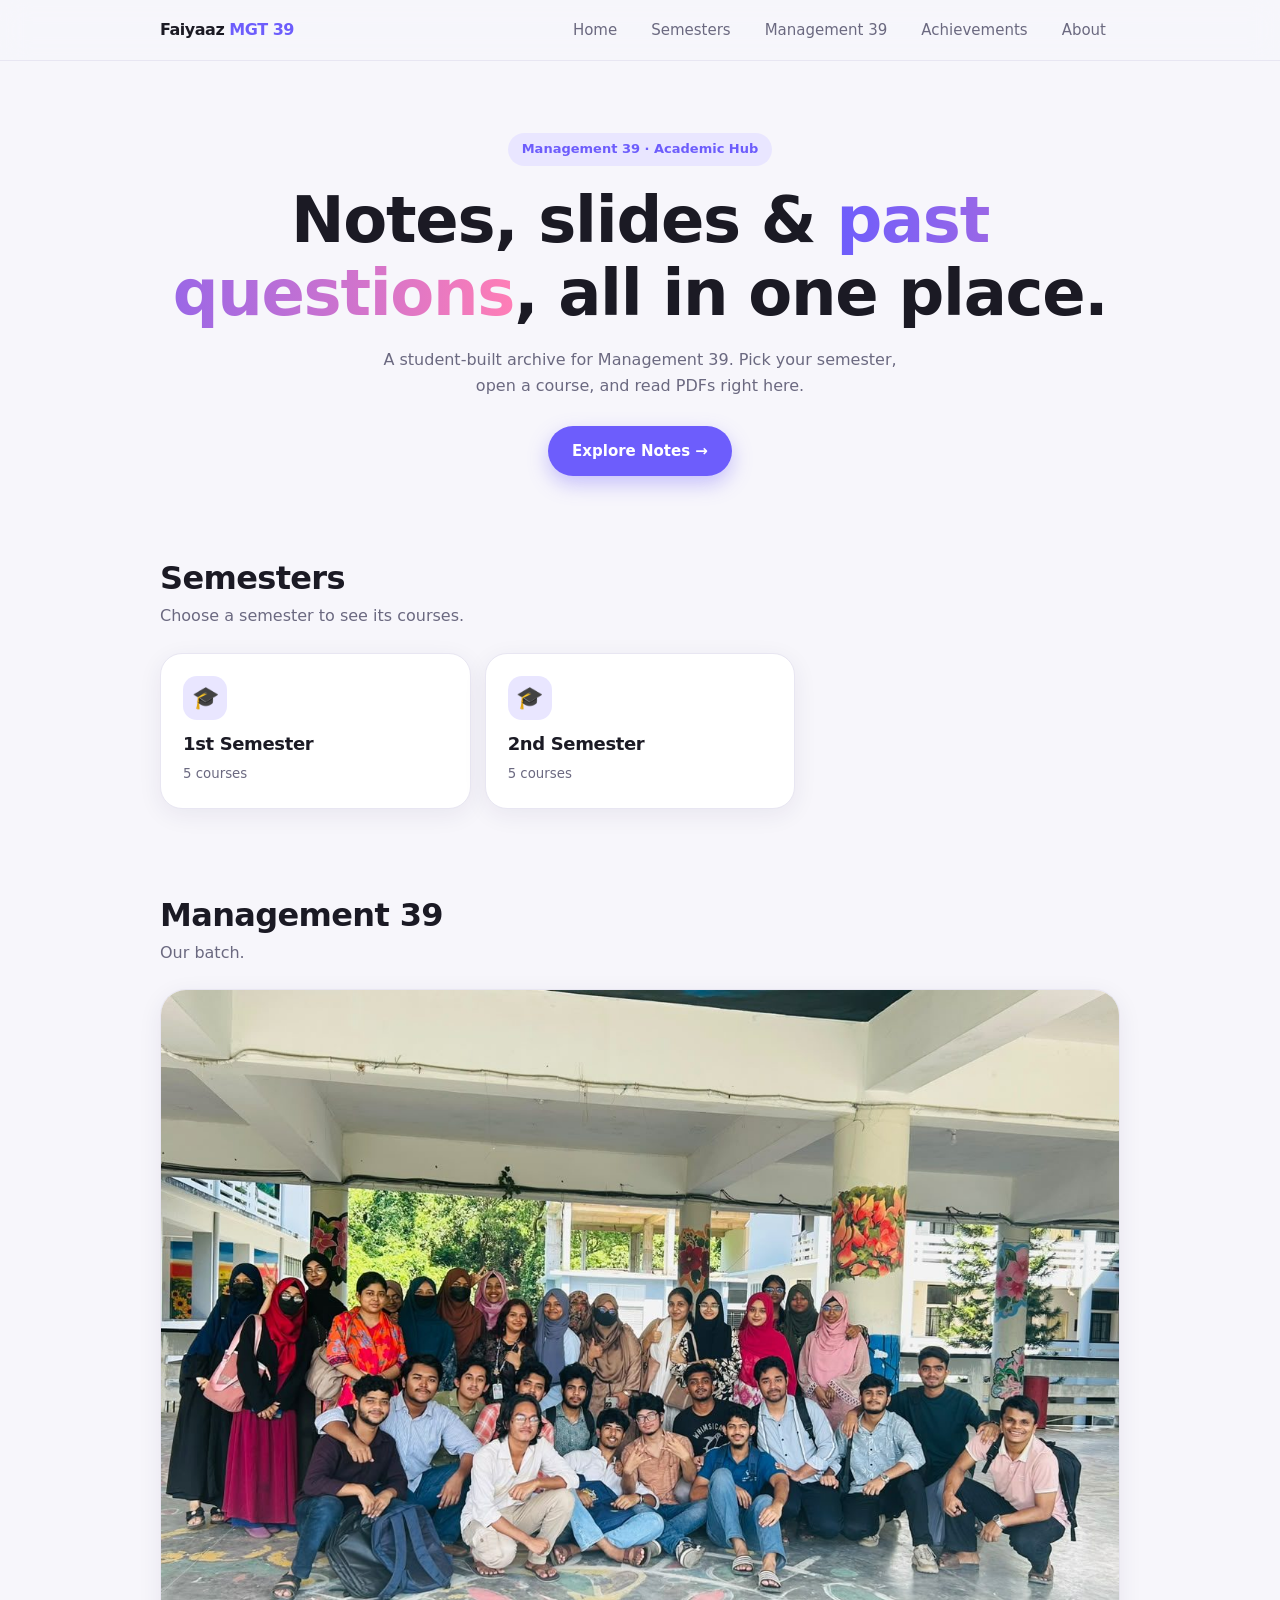
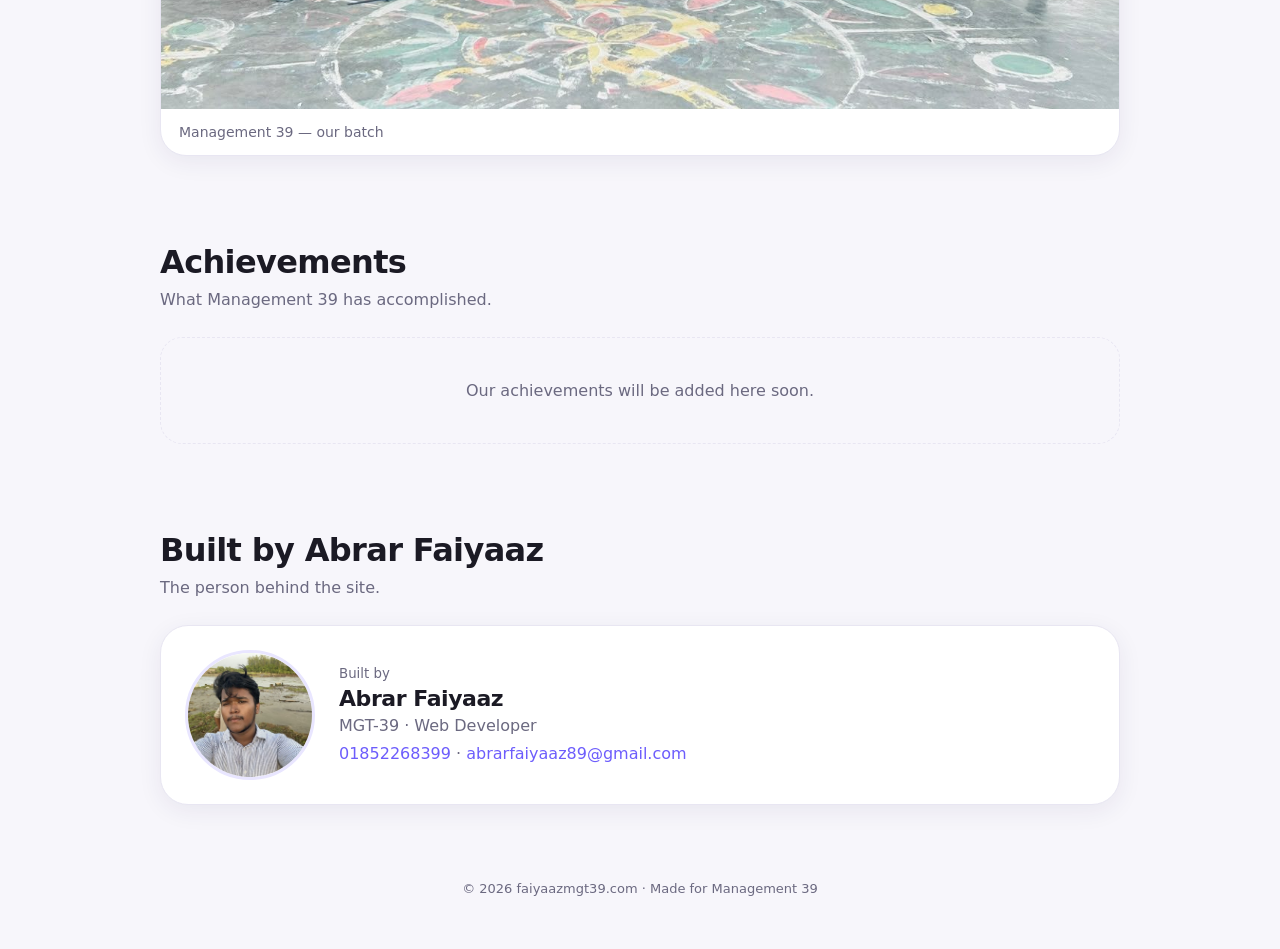
<file: index-2.html>
<!DOCTYPE html><html lang="en"><head><meta charset="utf-8">
<meta name="viewport" content="width=device-width, initial-scale=1, viewport-fit=cover">
<title>Faiyaaz MGT 39 — Management 39 Academic Resources</title>
<meta name="description" content="faiyaazmgt39.com — notes, slides, books, syllabus and recent-year questions for Management 39 students, organized by semester and course.">
<meta property="og:title" content="Faiyaaz MGT 39 — Management 39 Academic Resources"><meta property="og:type" content="website">
<link rel="canonical" href="https://faiyaazmgt39.com/"><meta property="og:image" content="group.jpg">
<link rel="icon" href="favicon.svg"><style>
:root{box-sizing:border-box;padding-top:env(safe-area-inset-top,0px);padding-bottom:env(safe-area-inset-bottom,0px);--bg:#f7f6fb;--card:#fff;--tx:#1b1a24;--mu:#6b6980;--ac:#6d5dfc;--ac2:#e9e6ff;--bd:#e8e6f2;--sh:0 6px 24px rgba(40,30,90,.07)}
html{scroll-padding-top:env(safe-area-inset-top,0px);scroll-behavior:smooth}
@media(prefers-color-scheme:dark){:root:not([data-theme="light"]){--bg:#0f0e15;--card:#18171f;--tx:#efeef7;--mu:#9d9bb2;--ac:#9a8dff;--ac2:#25223a;--bd:#2a2838;--sh:0 6px 24px rgba(0,0,0,.4)}}
:root[data-theme="dark"]{--bg:#0f0e15;--card:#18171f;--tx:#efeef7;--mu:#9d9bb2;--ac:#9a8dff;--ac2:#25223a;--bd:#2a2838;--sh:0 6px 24px rgba(0,0,0,.4)}
*,*:before,*:after{box-sizing:inherit}
html,body{margin:0}body{background:var(--bg);color:var(--tx);font:16px/1.6 "Inter",system-ui,-apple-system,"Segoe UI",Roboto,sans-serif}
a{color:inherit;text-decoration:none}h1,h2,h3{line-height:1.15;margin:0;letter-spacing:-.02em}
.w{max-width:1000px;margin:0 auto;padding:0 20px}
nav{position:sticky;top:env(safe-area-inset-top,0px);z-index:10;background:color-mix(in srgb,var(--bg) 78%,transparent);backdrop-filter:blur(14px);-webkit-backdrop-filter:blur(14px);border-bottom:1px solid var(--bd)}
nav .w{display:flex;align-items:center;justify-content:space-between;height:60px}
.logo{font-weight:800;letter-spacing:-.03em}.logo span{color:var(--ac)}
.links{display:flex;gap:6px}.links a{padding:8px 14px;border-radius:99px;color:var(--mu);font-weight:500;font-size:15px;transition:.2s}.links a:hover{background:var(--ac2);color:var(--ac)}
.burger{display:none;background:none;border:1px solid var(--bd);border-radius:12px;width:42px;height:42px;color:var(--tx);font-size:20px;cursor:pointer}
@media(max-width:640px){.burger{display:block}.links{display:none;position:absolute;left:12px;right:12px;top:64px;flex-direction:column;background:var(--card);border:1px solid var(--bd);border-radius:20px;padding:8px;box-shadow:var(--sh)}.links.open{display:flex}.links a{padding:12px 14px}}
a:focus-visible,button:focus-visible{outline:2px solid var(--ac);outline-offset:2px}
.hero{padding:72px 0 40px;text-align:center}
.pill{display:inline-block;background:var(--ac2);color:var(--ac);padding:6px 14px;border-radius:99px;font-size:13px;font-weight:600;margin-bottom:18px}
.hero h1{font-size:clamp(36px,8vw,64px);font-weight:800}.hero h1 span{background:linear-gradient(90deg,var(--ac),#ff7eb6);-webkit-background-clip:text;background-clip:text;color:transparent}
.hero p{color:var(--mu);max-width:520px;margin:16px auto 28px}
.btn{display:inline-flex;align-items:center;gap:8px;background:var(--ac);color:#fff;padding:13px 24px;border-radius:99px;font-weight:600;border:0;cursor:pointer;font-size:15px;transition:.2s;box-shadow:0 8px 20px color-mix(in srgb,var(--ac) 35%,transparent)}
.btn:hover{transform:translateY(-2px)}.btn.o{background:var(--card);color:var(--tx);border:1px solid var(--bd);box-shadow:none}
section{padding:44px 0}h2{font-size:clamp(24px,5vw,32px);margin-bottom:6px}.sub{color:var(--mu);margin:0 0 24px}
.grid{display:grid;grid-template-columns:repeat(auto-fill,minmax(230px,1fr));gap:14px}
.card{display:block;background:var(--card);border:1px solid var(--bd);border-radius:22px;padding:22px;box-shadow:var(--sh);transition:.25s}
.card:hover{transform:translateY(-4px);border-color:var(--ac)}.card h3{font-size:18px;margin-bottom:6px}.card small{color:var(--mu)}
.ic{width:44px;height:44px;border-radius:14px;background:var(--ac2);display:grid;place-items:center;font-size:22px;margin-bottom:14px}
.crumb{font-size:14px;color:var(--mu);margin:28px 0 8px}.crumb a{color:var(--ac)}
.file{display:flex;align-items:center;justify-content:space-between;gap:12px;background:var(--card);border:1px solid var(--bd);border-radius:18px;padding:14px 18px;margin-bottom:10px;transition:.2s}.file:hover{border-color:var(--ac)}
.file b{display:block}.file small{color:var(--mu)}
.empty{border:1.5px dashed var(--bd);border-radius:22px;padding:40px 20px;text-align:center;color:var(--mu)}
.viewer{width:100%;height:75vh;border:1px solid var(--bd);border-radius:18px;background:var(--card)}
.bar{display:flex;gap:10px;flex-wrap:wrap;margin:14px 0}
.gal{display:grid;grid-template-columns:repeat(auto-fit,minmax(280px,1fr));gap:16px}
.gal figure{margin:0;border-radius:26px;overflow:hidden;box-shadow:var(--sh);border:1px solid var(--bd);background:var(--card)}
.gal img{display:block;width:100%;height:auto;transition:transform .5s}.gal figure:hover img{transform:scale(1.03)}
.gal figcaption{padding:12px 18px;color:var(--mu);font-size:14px}
.dev{display:flex;align-items:center;gap:24px;background:var(--card);border:1px solid var(--bd);border-radius:28px;padding:24px;box-shadow:var(--sh);flex-wrap:wrap}
.dev img{width:130px;height:130px;border-radius:50%;object-fit:cover;object-position:50% 35%;border:3px solid var(--ac2)}
.dev h3{font-size:22px}.dev p{margin:2px 0;color:var(--mu)}.dev a{color:var(--ac);font-weight:500}
.ach{display:grid;grid-template-columns:repeat(auto-fill,minmax(260px,1fr));gap:14px}
.ach article{background:var(--card);border:1px solid var(--bd);border-radius:22px;overflow:hidden;box-shadow:var(--sh);transition:.25s}
.ach article:hover{transform:translateY(-4px);border-color:var(--ac)}
.ach img{display:block;width:100%;aspect-ratio:16/10;object-fit:cover}
.ach .b{padding:18px 20px}.ach h3{font-size:18px;margin:8px 0 6px}.ach p{margin:0;color:var(--mu);font-size:15px}
footer{text-align:center;color:var(--mu);font-size:13px;padding:30px 0 50px}
@media(prefers-reduced-motion:reduce){*{transition:none!important;scroll-behavior:auto!important}}
.fade{animation:f .4s ease both}@keyframes f{from{opacity:0;transform:translateY(8px)}}
</style></head><body>
<nav><div class="w"><a class="logo" href="#/">Faiyaaz <span>MGT 39</span></a>
<button class="burger" id="bg" aria-label="Menu" aria-expanded="false">☰</button>
<div class="links" id="ln"><a href="#/">Home</a><a href="#/semesters">Semesters</a><a href="#/m39">Management 39</a><a href="#/achievements">Achievements</a><a href="#/about">About</a></div></div></nav>
<main id="app" class="w"></main>
<footer>© <span id="yr"></span> faiyaazmgt39.com · Made for Management 39</footer>
<script>
/* ============ CONTENT DATA — edit ONLY this file to grow the site ============
 EXAMPLE: notes:[{title:"Chapter 1 Notes",url:"pom-ch1.pdf"},{title:"Chapter 2 Notes",url:"pom-ch2.pdf"}]
 Add a semester: push to SEMESTERS. Add a course: add to its courses[].
 Add a file: add {title, url, size?} to a category array; url = "your-file.pdf" (PDF uploaded next to index.html) or any PDF link (e.g. Google Drive /preview link, GitHub raw, hosted .pdf).
 Add a photo: push to PHOTOS. */
const CATEGORIES=[{id:"notes",name:"Notes",icon:"📝"},{id:"slides",name:"Slides",icon:"🖥️"},{id:"books",name:"Books",icon:"📚"},{id:"syllabus",name:"Syllabus",icon:"📋"},{id:"questions",name:"Recent Year Questions",icon:"🧾"}];
const SEMESTERS=[
 {id:"1",name:"1st Semester",courses:[
  {id:"intro-business",name:"Introduction to Business",code:"BCC-101",teacher:"Prof. Dr. Md. Harisur Rahman Howladar",files:{notes:[],slides:[],books:[],syllabus:[],questions:[]}},
  {id:"basic-accounting",name:"Basic Accounting",code:"BCC-102",teacher:"Mrs. Dipa Das",files:{notes:[],slides:[],books:[],syllabus:[],questions:[]}},
  {id:"math",name:"Basic Mathematics",code:"BCC-103",teacher:"Prof. Dr. Anupam Kumar Das",files:{notes:[],slides:[],books:[],syllabus:[],questions:[]}},
  {id:"pom",name:"Principles of Management",code:"BCC-104",teacher:"Prof. Dr. Shameema Ferdausy",files:{notes:[],slides:[],books:[],syllabus:[],questions:[]}},
  {id:"comm",name:"Essentials in Communications",code:"BCC-105",teacher:"Prof. Sharmeen Ahmed",files:{notes:[],slides:[],books:[],syllabus:[],questions:[]}}
 ]},
 {id:"2",name:"2nd Semester",courses:[
  {id:"marketing",name:"Principles of Marketing",code:"BCC-106",teacher:"Prof. Abu Mohammad Atiqur Rahman",files:{notes:[],slides:[],books:[],syllabus:[],questions:[]}},
  {id:"macro",name:"Macroeconomics",code:"GED-107",teacher:"Prof. Dr. Anupam Kumar Das",files:{notes:[],slides:[],books:[],syllabus:[],questions:[]}},
  {id:"stat",name:"Basic Statistics",code:"GED-108",teacher:"Prof. Dr. Mohammad Khaled Afzal",files:{notes:[],slides:[],books:[],syllabus:[],questions:[]}},
  {id:"law",name:"Business Law",code:"BCC-109",teacher:"Prof. Dr. Md. Mizanur Rahman Chowdhury",files:{notes:[],slides:[],books:[],syllabus:[],questions:[]}},
  {id:"ict",name:"Information and Communication Technology",code:"GED-110",teacher:"Mrs. Chowdhury Ummeh Kulsum",files:{notes:[],slides:[],books:[],syllabus:[],questions:[]}}
 ]}
];
const PHOTOS=[{src:"group.jpg",alt:"Management 39 batch group photo on campus",caption:"Management 39 — our batch"}];
/* Add achievements here: {title:"...",date:"Oct 2026",text:"short description",photo:"optional-photo.jpg"} (comma between items) */
const ACHIEVEMENTS=[];
const DEV={name:"Abrar Faiyaaz",role:"MGT-39 · Web Developer",phone:"01852268399",email:"abrarfaiyaaz89@gmail.com",photo:"abrar.jpg"};
/* ============ UI ============ */
const $=s=>document.querySelector(s),app=$("#app"),e=s=>String(s).replace(/[&<>"]/g,c=>({"&":"&amp;","<":"&lt;",">":"&gt;",'"':"&quot;"}[c]));
$("#yr").textContent=new Date().getFullYear();
const bg=$("#bg"),ln=$("#ln");bg.onclick=()=>{const o=ln.classList.toggle("open");bg.setAttribute("aria-expanded",o)};
const semCards=()=>SEMESTERS.map(s=>`<a class="card" href="#/s/${s.id}"><div class="ic">🎓</div><h3>${e(s.name)}</h3><small>${s.courses.length} courses</small></a>`).join("");
const gallery=()=>`<div class="gal">${PHOTOS.map(p=>`<figure><img src="${p.src}" alt="${e(p.alt)}" loading="lazy" decoding="async"><figcaption>${e(p.caption)}</figcaption></figure>`).join("")}</div>`;
const achv=()=>ACHIEVEMENTS.length?`<div class="ach">${ACHIEVEMENTS.map(x=>`<article>${x.photo?`<img src="${e(x.photo)}" alt="${e(x.title)}" loading="lazy" decoding="async">`:""}<div class="b">${x.date?`<span class="pill" style="margin:0">${e(x.date)}</span>`:""}<h3>${e(x.title)}</h3>${x.text?`<p>${e(x.text)}</p>`:""}</div></article>`).join("")}</div>`:`<div class="empty">Our achievements will be added here soon.</div>`;
const about=()=>`<div class="dev"><img src="${DEV.photo}" alt="Portrait of ${e(DEV.name)}, web developer" loading="lazy"><div><small style="color:var(--mu)">Built by</small><h3>${e(DEV.name)}</h3><p>${e(DEV.role)}</p><p><a href="tel:${DEV.phone}">${DEV.phone}</a> · <a href="mailto:${DEV.email}">${DEV.email}</a></p></div></div>`;
const home=()=>`<div class="hero fade"><span class="pill">Management 39 · Academic Hub</span><h1>Notes, slides &amp; <span>past questions</span>, all in one place.</h1><p>A student-built archive for Management 39. Pick your semester, open a course, and read PDFs right here.</p><a class="btn" href="#/semesters">Explore Notes →</a></div>
<section id="sem"><h2>Semesters</h2><p class="sub">Choose a semester to see its courses.</p><div class="grid">${semCards()}</div></section>
<section><h2>Management 39</h2><p class="sub">Our batch.</p>${gallery()}</section>
<section><h2>Achievements</h2><p class="sub">What Management 39 has accomplished.</p>${achv()}</section>
<section><h2>Built by ${e(DEV.name)}</h2><p class="sub">The person behind the site.</p>${about()}</section>`;
function route(){
 const p=location.hash.replace(/^#\/?/,"").split("/").filter(Boolean),[t,a,b,c,d]=p;let h="";
 const sem=SEMESTERS.find(s=>s.id==a),co=sem&&sem.courses.find(x=>x.id==b),cat=CATEGORIES.find(x=>x.id==c);
 if(!t)h=home();
 else if(t=="semesters")h=`<section class="fade"><h2>Semesters</h2><p class="sub">Choose a semester.</p><div class="grid">${semCards()}</div></section>`;
 else if(t=="m39")h=`<section class="fade"><h2>Management 39</h2><p class="sub">Our batch.</p>${gallery()}</section>`;
 else if(t=="achievements")h=`<section class="fade"><h2>Achievements</h2><p class="sub">What Management 39 has accomplished.</p>${achv()}</section>`;
 else if(t=="about")h=`<section class="fade"><h2>Built by ${e(DEV.name)}</h2><p class="sub">The person behind the site.</p>${about()}</section>`;
 else if(t=="s"&&sem&&!b)h=`<section class="fade"><div class="crumb"><a href="#/semesters">Semesters</a> / ${e(sem.name)}</div><h2>${e(sem.name)}</h2><p class="sub">Select a course.</p><div class="grid">${sem.courses.map(x=>`<a class="card" href="#/s/${sem.id}/${x.id}"><div class="ic">📘</div><h3>${e(x.name)}</h3><small>${e(x.code)}${x.teacher?"<br>"+e(x.teacher):""}</small></a>`).join("")}</div></section>`;
 else if(t=="s"&&co&&!c)h=`<section class="fade"><div class="crumb"><a href="#/semesters">Semesters</a> / <a href="#/s/${sem.id}">${e(sem.name)}</a> / ${e(co.name)}</div><h2>${e(co.name)}</h2><p class="sub">${e(co.code)}${co.teacher?" · "+e(co.teacher):""}</p><div class="grid">${CATEGORIES.map(k=>`<a class="card" href="#/s/${sem.id}/${co.id}/${k.id}"><div class="ic">${k.icon}</div><h3>${k.name}</h3><small>${(co.files[k.id]||[]).length} files</small></a>`).join("")}</div></section>`;
 else if(t=="s"&&co&&cat){const fs=co.files[cat.id]||[],base=`#/s/${sem.id}/${co.id}`,cr=`<div class="crumb"><a href="#/semesters">Semesters</a> / <a href="#/s/${sem.id}">${e(sem.name)}</a> / <a href="${base}">${e(co.name)}</a> / ${cat.name}</div>`;
  if(d!==undefined&&fs[d]){const f=fs[d];h=`<section class="fade">${cr}<h2>${e(f.title)}</h2><div class="bar"><a class="btn o" href="${base}/${cat.id}">← Back</a><a class="btn o" href="${e(f.url)}" target="_blank" rel="noopener">Open in new tab</a><a class="btn" href="${e(f.url)}" download>Download</a></div><iframe class="viewer" src="${e(f.url)}" title="${e(f.title)}" loading="lazy"></iframe></section>`}
  else h=`<section class="fade">${cr}<h2>${cat.name}</h2><p class="sub">${e(co.name)}</p>${fs.length?fs.map((f,i)=>`<a class="file" href="${base}/${cat.id}/${i}"><div><b>📄 ${e(f.title)}</b><small>${e(f.size||"PDF")}</small></div><span class="pill" style="margin:0">View</span></a>`).join(""):`<div class="empty">No files here yet. Check back soon!</div>`}</section>`}
 else h=`<section><div class="empty">Page not found. <a href="#/" style="color:var(--ac)">Go home</a></div></section>`;
 app.innerHTML=h;ln.classList.remove("open");bg.setAttribute("aria-expanded",false);scrollTo(0,0);
 if(t=="semesters"||!t&&0){} }
addEventListener("hashchange",route);route();
</script></body></html>
</file>
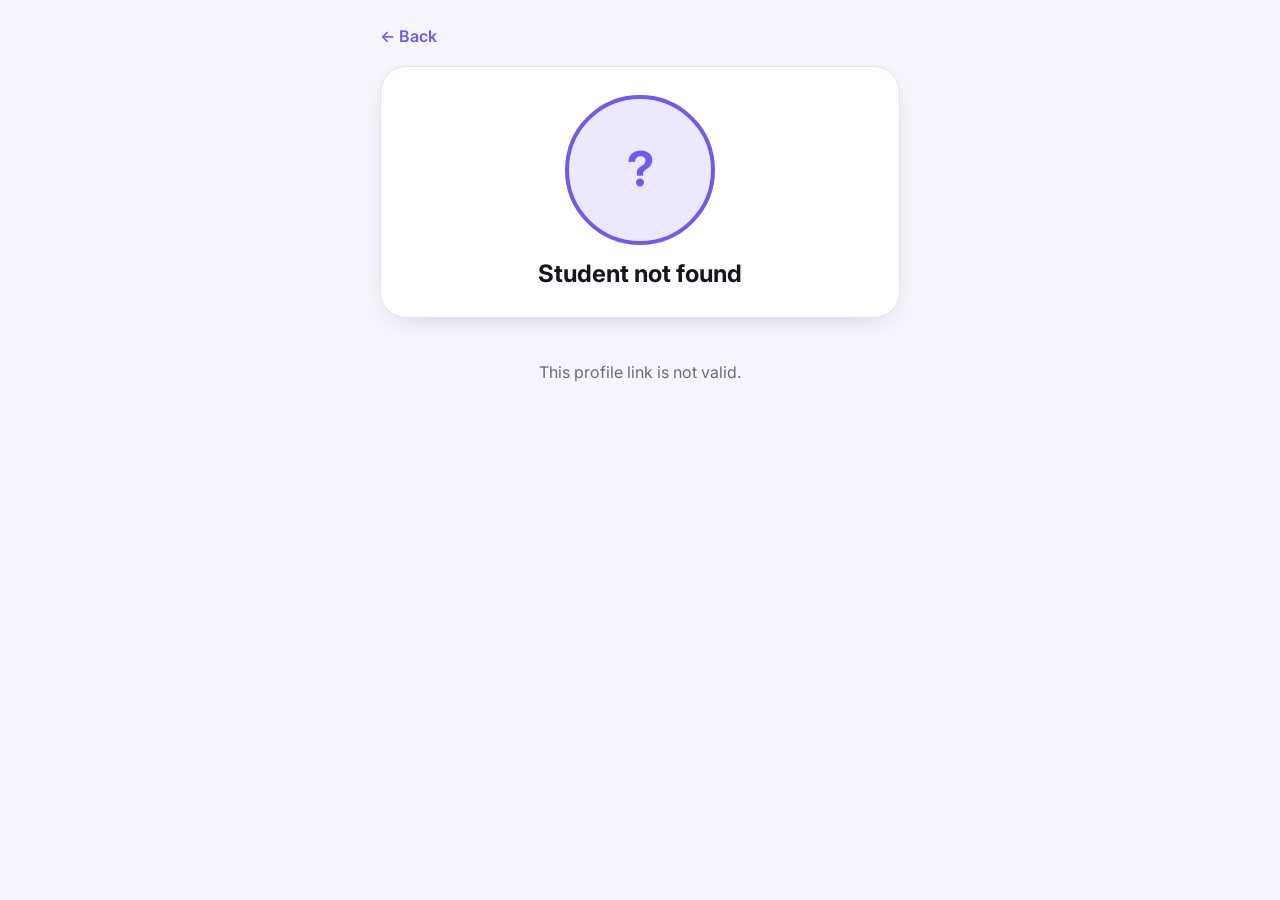
<file: student.html>
<!DOCTYPE html>
<html lang="en">
<head>
<meta charset="utf-8">
<meta name="viewport" content="width=device-width, initial-scale=1, viewport-fit=cover">
<title>Student profile · Faiyaaz MGT 39</title>
<link rel="icon" href="favicon.svg">
<link href="https://fonts.googleapis.com/css2?family=Inter:wght@400;500;600;700&display=swap" rel="stylesheet">
<style>
:root{--bg:#f6f5fb;--card:#fff;--tx:#17161f;--mu:#6b6980;--ac:#6c5ce7;--ac2:#ece9ff;--bd:#e3e1ee;--sh:0 8px 28px -14px rgba(40,30,90,.25)}
[data-theme=dark]{--bg:#0f0e15;--card:#18171f;--tx:#efeef7;--mu:#9d9bb2;--ac:#9a8dff;--ac2:#25223a;--bd:#2a2838;--sh:0 1px 2px #0006}
*{box-sizing:border-box}
body{margin:0;background:var(--bg);color:var(--tx);font:16px/1.6 Inter,system-ui,sans-serif;padding:env(safe-area-inset-top) 0 env(safe-area-inset-bottom)}
.w{max-width:560px;margin:0 auto;padding:16px 20px 40px}
.back{display:inline-block;color:var(--ac);text-decoration:none;font-weight:600;padding:8px 0}
.hero{text-align:center;background:var(--card);border:1px solid var(--bd);border-radius:26px;padding:28px 20px 24px;box-shadow:var(--sh);margin-top:8px}
.pic{width:150px;height:150px;border-radius:50%;object-fit:cover;border:4px solid var(--ac);background:var(--ac2);color:var(--ac);display:grid;place-items:center;font-weight:700;font-size:48px;margin:0 auto 14px}
h1{font-size:24px;line-height:1.25;margin:0 0 4px}
.id{color:var(--mu);font-variant-numeric:tabular-nums;margin:0}
.card{background:var(--card);border:1px solid var(--bd);border-radius:20px;padding:6px 18px;margin-top:16px;box-shadow:var(--sh)}
.row{padding:13px 0;border-bottom:1px solid var(--bd)}
.row:last-child{border:0}
.row small{display:block;color:var(--mu);font-size:13px;letter-spacing:.02em}
.row span{font-weight:500;white-space:pre-wrap;word-break:break-word}
.na{color:var(--mu);font-weight:400}.tel{color:var(--ac);font-weight:600;text-decoration:none}
.note{text-align:center;color:var(--mu);padding:26px 14px}
.btn{display:inline-block;margin-top:12px;background:var(--ac);color:#fff;text-decoration:none;border-radius:99px;padding:11px 20px;font-weight:600}
</style>
</head>
<body>
<div class="w">
  <a class="back" href="index.html">&larr; Back</a>
  <div class="hero"><div class="pic" id="pic"></div><h1 id="nm">Student</h1><p class="id" id="sid"></p></div>
  <div id="info"></div>
</div>
<script>
try{var t=localStorage.getItem("theme")||(matchMedia("(prefers-color-scheme: dark)").matches?"dark":"light");document.documentElement.setAttribute("data-theme",t)}catch(e){}
var $=function(i){return document.getElementById(i)};
var q=new URLSearchParams(location.search),id=(q.get("id")||"").trim(),name=(q.get("n")||"").trim();
if(!/^\d{6,}$/.test(id)){$("nm").textContent="Student not found";$("pic").textContent="?";$("info").innerHTML='<p class="note">This profile link is not valid.</p>'}
else{
  $("nm").textContent=name||"Student";$("sid").textContent="ID: "+id;document.title=(name||id)+" \u00b7 Faiyaaz MGT 39";
  var ini=function(){var p=(name||"?").split(/\s+/);return((p[0][0]||"")+(p.length>1?p[p.length-1][0]:"")).toUpperCase()};
  var im=new Image(),ex=[".jpg",".png"],k=0;im.className="pic";im.alt=name;
  function nx(){if(k<ex.length)im.src="students/"+id+ex[k++];else{$("pic").textContent=ini()}}
  im.onload=function(){$("pic").replaceWith(im)};im.onerror=nx;nx();
  var F=[["Hometown",1],["School",2],["College",3],["Birthday",4],["Contact number",5]];
  function show(row){
    var box=document.createElement("div");box.className="card";
    F.forEach(function(f){
      var v=row&&row[f[1]]?row[f[1]].trim():"",na=!v||/^(-|n\/?a)$/i.test(v);
      var d=document.createElement("div");d.className="row";
      var s=document.createElement("small");s.textContent=f[0];d.appendChild(s);
      var p;
      if(!na&&f[0]==="Contact number"&&v.replace(/\D/g,"").length>=6){p=document.createElement("a");p.href="tel:"+v.replace(/[^\d+]/g,"");p.className="tel"}
      else p=document.createElement("span");
      p.textContent=na?"N/A":v;if(na)p.className="na";
      d.appendChild(p);box.appendChild(d)
    });
    $("info").innerHTML="";$("info").appendChild(box)
  }
  fetch("profiles.txt?t="+Date.now()).then(function(r){return r.ok?r.text():""}).catch(function(){return ""}).then(function(tx){
    var row=null;
    String(tx).split(/\r?\n/).forEach(function(l){l=l.trim();if(!l||l[0]==="#")return;var p=l.split("|").map(function(x){return x.trim()});if(p[0].replace(/\D/g,"")===id)row=p});
    show(row)
  })
}
</script>
</body>
</html>
</file>
<file: theme.css>
@import url("https://fonts.googleapis.com/css2?family=Fraunces:ital,opsz,wght,SOFT,WONK@0,9..144,300..900,0..100,0..1&family=DM+Mono:wght@400;500&family=DM+Sans:wght@400;500;700&display=swap");
html:root{--bg:#f3eadb;--card:#fbf5e9;--card2:#f1e6d2;--tx:#241a12;--mu:#7a6a58;--ac:#d9811a;--ac2:#f1ddc1;--hot:#c8442a;--on:#1a120a;--bd:rgba(36,26,18,.14);--sh:0 14px 30px -18px rgba(60,35,10,.35);--sh2:0 20px 40px -18px rgba(60,35,10,.45)}
html:root[data-theme=dark]{--bg:#14100c;--card:#1e1812;--card2:#271f17;--tx:#f4ead8;--mu:#a89a84;--ac:#f0a43a;--ac2:#33261a;--hot:#e8573a;--on:#1a120a;--bd:rgba(244,234,216,.12);--sh:0 14px 30px -18px rgba(0,0,0,.7);--sh2:0 22px 44px -18px rgba(0,0,0,.85)}
::selection{background:var(--ac);color:var(--on)}
body{font-family:"DM Sans","Noto Sans Bengali",system-ui,sans-serif;background:var(--bg);color:var(--tx);padding-bottom:calc(98px + env(safe-area-inset-bottom,0px))}
body::after{content:"";position:fixed;inset:0;pointer-events:none;z-index:99;opacity:.06;mix-blend-mode:multiply;background-image:url("data:image/svg+xml;utf8,<svg xmlns='http://www.w3.org/2000/svg' width='160' height='160'><filter id='n'><feTurbulence type='fractalNoise' baseFrequency='.9' numOctaves='2' stitchTiles='stitch'/></filter><rect width='100%' height='100%' filter='url(%23n)'/></svg>")}
html:root[data-theme=dark] body::after{mix-blend-mode:screen;opacity:.045}
h1,h2,h3,.logo{font-family:"Fraunces","Noto Sans Bengali",Georgia,serif;font-optical-sizing:auto;font-variation-settings:"SOFT" 100,"WONK" 1;letter-spacing:-.02em}
h2{font-weight:700;font-size:clamp(28px,7vw,40px)}
#app{counter-reset:sec}
section h2,.w>h2{counter-increment:sec}
section h2::before,.w>h2::before{content:"\2116  " counter(sec,decimal-leading-zero);display:block;font:500 12px "DM Mono",monospace;letter-spacing:.16em;color:var(--ac);margin-bottom:8px}
.mgp{position:fixed;top:0;left:0;height:3px;width:0;background:linear-gradient(90deg,var(--ac),var(--hot));z-index:100}
nav{background:color-mix(in srgb,var(--bg) 86%,transparent);-webkit-backdrop-filter:blur(12px);backdrop-filter:blur(12px);border-bottom:1px solid var(--bd)}
.logo{font-weight:700}
.logo span{color:var(--ac)}
.lg{display:inline-block;background:linear-gradient(135deg,var(--ac),var(--hot));color:var(--on);border-radius:9px;transform:rotate(-4deg);padding:3px 8px;font:700 12px "DM Mono",monospace;letter-spacing:.04em;margin-right:8px}
.links a{border-radius:12px;font-weight:600}
.links a:hover{background:var(--card2);color:var(--tx)}
.tgl,.burger{border:1px solid var(--bd);border-radius:14px;background:var(--card);color:var(--tx);box-shadow:inset 0 1px 0 rgba(255,255,255,.05)}
.pill{display:none}
.hero{position:relative;overflow:hidden;text-align:left;margin:16px 0 0;padding:26px 22px 24px;border-radius:30px;border:1px solid var(--bd);background:linear-gradient(170deg,var(--card),var(--bg))!important;box-shadow:var(--sh2)}
.hero::before{content:"";position:absolute;inset:8px;border:1px solid var(--bd);border-radius:23px;pointer-events:none;z-index:3;display:block}
.hero::after{display:none}
.hero>*{position:relative;z-index:2}
.sun{position:absolute!important;z-index:1!important;right:-22%;top:-14%;width:78%;max-width:480px;aspect-ratio:1;border-radius:50%;background:linear-gradient(180deg,#f8c453 0%,var(--ac) 42%,var(--hot) 100%);opacity:.92;transform:translateY(var(--py,0));-webkit-mask-image:linear-gradient(#000 0 52%,transparent 52%),linear-gradient(#000 0 78%,transparent 78% 100%);-webkit-mask-size:100% 100%,100% 22px;-webkit-mask-repeat:no-repeat,repeat-y;mask-image:linear-gradient(#000 0 52%,transparent 52%),linear-gradient(#000 0 78%,transparent 78% 100%);mask-size:100% 100%,100% 22px;mask-repeat:no-repeat,repeat-y;animation:mgSun 7s linear infinite}
.bdg{position:absolute!important;z-index:2;right:16px;top:14px;width:92px;height:92px}
.bdg svg{width:100%;height:100%;animation:mgSpin 24s linear infinite}
.bdg text{font:500 11px "DM Mono",monospace;fill:var(--tx);letter-spacing:.08em}
.bdg circle{fill:var(--tx)}
.kick{font:500 11px "DM Mono",monospace;letter-spacing:.16em;text-transform:uppercase;color:var(--mu);margin:0 0 70px;max-width:60%}
.hero h1.hh{font-size:clamp(60px,22vw,128px);line-height:.86;font-weight:800;letter-spacing:-.045em;margin:0;max-width:none;color:var(--tx);white-space:nowrap}
.hh span{display:inline-block;animation:mgLet .9s cubic-bezier(.2,.9,.2,1) both;animation-delay:calc(var(--i)*80ms + 120ms)}
.hh em{font-style:normal;color:transparent;-webkit-text-stroke:2px var(--tx);margin-left:.03em;display:inline-block}
.tw{font:500 clamp(16px,4.6vw,22px)/1.3 "DM Mono",monospace;margin:22px 0 22px;color:var(--tx);max-width:none}
.tw b{color:var(--ac);font-weight:500}
.tw i{display:inline-block;width:.55ch;height:1.05em;background:var(--ac);vertical-align:-.14em;margin-left:2px;border-radius:2px;animation:mgBl 1s steps(1) infinite}
.cta{display:flex;gap:12px;flex-wrap:wrap}
.btn{position:relative;overflow:hidden;border:0;border-radius:16px;background:linear-gradient(135deg,var(--ac),var(--hot));color:var(--on);font-weight:700;padding:14px 22px;box-shadow:0 14px 28px -12px var(--hot),inset 0 1px 0 rgba(255,255,255,.35);transition:transform .2s cubic-bezier(.3,1.5,.5,1),box-shadow .2s}
.btn::after{content:"";position:absolute;top:0;bottom:0;left:-60%;width:40%;background:linear-gradient(100deg,transparent,rgba(255,255,255,.45),transparent);transform:skewX(-18deg);animation:mgShine 4.5s ease-in-out infinite}
.btn.o{background:var(--card);color:var(--tx);box-shadow:inset 0 0 0 1px var(--bd)}
.btn.o::after{display:none}
.btn:hover{transform:translateY(-2px)}
.btn:active{transform:scale(.96)}
.stats{display:flex;gap:26px;margin-top:26px;padding-top:18px;border-top:1px dashed var(--bd)}
.stats b{display:block;font:700 30px/1 "Fraunces",serif;color:var(--tx)}
.stats small{font:500 10px "DM Mono",monospace;letter-spacing:.14em;text-transform:uppercase;color:var(--mu)}
.mq{margin:16px 0 4px;overflow:hidden;white-space:nowrap;border:1px solid var(--bd);border-radius:16px;background:var(--card);-webkit-mask-image:linear-gradient(90deg,transparent,#000 9%,#000 91%,transparent);mask-image:linear-gradient(90deg,transparent,#000 9%,#000 91%,transparent)}
.mqt{display:inline-block;padding:12px 0;font:500 12px "DM Mono",monospace;text-transform:uppercase;letter-spacing:.12em;color:var(--tx);animation:mgMq 38s linear infinite}
.sb input{border:1px solid var(--bd);border-radius:18px;background:var(--card);box-shadow:var(--sh);color:var(--tx);transition:box-shadow .25s,border-color .25s}
.sb input:focus{outline:none;border-color:var(--ac);box-shadow:0 0 0 4px color-mix(in srgb,var(--ac) 22%,transparent)}
.card{position:relative;overflow:hidden;background:radial-gradient(240px circle at var(--mx,50%) var(--my,0%),color-mix(in srgb,var(--ac) 16%,transparent),transparent 62%),linear-gradient(160deg,var(--card),var(--card2));border:1px solid var(--bd);border-radius:24px;box-shadow:var(--sh),inset 0 1px 0 rgba(255,255,255,.05);transition:transform .25s cubic-bezier(.3,1.4,.5,1),border-color .25s,box-shadow .25s}
.card h3{font-weight:700}
a.card:hover{transform:translateY(-3px);border-color:color-mix(in srgb,var(--ac) 55%,transparent);box-shadow:var(--sh2)}
a.card:active{transform:scale(.97)}
.grid{counter-reset:cc}
.grid>.card{counter-increment:cc}
.grid>.card::before{content:"No. " counter(cc,decimal-leading-zero);display:block;font:500 11px "DM Mono",monospace;letter-spacing:.14em;color:var(--ac);margin-bottom:12px}
.grid>.card::after{content:"";position:absolute;right:20px;bottom:20px;width:46px;height:16px;opacity:.4;background:repeating-linear-gradient(90deg,var(--mu) 0 2px,transparent 2px 4px,var(--mu) 4px 5px,transparent 5px 8px)}
.ic{display:none!important}
.evc,.ach article,.dev,.file,.viewer,.stl,.sth,.gal figure{background:linear-gradient(160deg,var(--card),var(--card2));border:1px solid var(--bd);border-radius:22px;box-shadow:var(--sh),inset 0 1px 0 rgba(255,255,255,.05)}
.evc,.ach article{transition:transform .25s cubic-bezier(.3,1.4,.5,1),border-color .25s}
.evc:hover,.ach article:hover{transform:translateY(-3px);border-color:color-mix(in srgb,var(--ac) 55%,transparent)}
.evc:active,.ach article:active{transform:scale(.97)}
.gal figure,.pg img,.cv,.ach img,.evc img{border-radius:18px}
.sp{border:2px solid var(--ac)}
.empty{border:1px dashed var(--bd);border-radius:22px;box-shadow:none}
.crumb,.st small,.st .no,footer{font-family:"DM Mono",monospace}
.crumb{font-size:12px;text-transform:uppercase;letter-spacing:.08em}
.crumb a{color:var(--ac)}
footer{border-top:1px solid var(--bd);font-size:12px;color:var(--mu);padding-bottom:110px}
.mgdock{position:fixed;left:50%;bottom:calc(14px + env(safe-area-inset-bottom,0px));transform:translateX(-50%);width:min(calc(100% - 28px),420px);display:flex;padding:6px;border-radius:26px;background:color-mix(in srgb,var(--card) 92%,transparent);border:1px solid var(--bd);box-shadow:var(--sh2),inset 0 1px 0 rgba(255,255,255,.06);-webkit-backdrop-filter:blur(14px);backdrop-filter:blur(14px);z-index:60}
.mgdock a{position:relative;z-index:1;flex:1;display:flex;flex-direction:column;align-items:center;gap:3px;padding:9px 0 7px;border-radius:20px;color:var(--mu);text-decoration:none;font:500 10px "DM Mono",monospace;letter-spacing:.06em;text-transform:uppercase;transition:color .25s}
.mgdock a.on{color:var(--on)}
.mgdock svg{width:22px;height:22px;stroke:currentColor;fill:none;stroke-width:1.8;stroke-linecap:round;stroke-linejoin:round;transition:transform .4s cubic-bezier(.3,1.6,.5,1)}
.mgdock a.on svg{transform:translateY(-1px) scale(1.12)}
.mgi{position:absolute;top:6px;bottom:6px;left:6px;width:calc((100% - 12px)/5);border-radius:20px;background:linear-gradient(135deg,var(--ac),var(--hot));box-shadow:0 8px 20px -8px var(--hot);transform:translateX(calc(var(--k,0)*100%));transition:transform .5s cubic-bezier(.5,1.5,.4,1),opacity .2s}
body:has(.lb.on) .mgdock{display:none}
.mgtop{border-radius:16px;border:1px solid var(--bd);background:var(--card);color:var(--ac);box-shadow:var(--sh);bottom:calc(98px + env(safe-area-inset-bottom,0px))!important}
.mgapp{position:fixed!important;left:16px!important;right:16px!important;width:auto!important;max-width:460px;margin:0 auto!important;transform:none!important;bottom:calc(98px + env(safe-area-inset-bottom,0px))!important;display:flex!important;align-items:center;justify-content:space-between;gap:14px;padding:16px 18px!important;border-radius:22px!important;font-size:17px!important;font-weight:700!important;background:linear-gradient(135deg,var(--ac),var(--hot))!important;color:var(--on)!important;box-shadow:0 20px 40px -16px var(--hot)!important;z-index:70!important}
.mgapp *{color:inherit!important}
.mgapp svg{width:26px!important;height:26px!important}
.mgapp button,.mgapp [aria-label*=lose]{min-width:44px;min-height:44px;border-radius:14px!important;background:rgba(0,0,0,.14)!important;border:0!important}
.mgw{position:fixed;inset:0;z-index:98;pointer-events:none;background:var(--card2);border-bottom:3px solid var(--ac);transform:translateY(-101%)}
.mgw.go{animation:mgWipe .6s cubic-bezier(.7,0,.2,1)}
.rv{opacity:0;transform:translateY(24px) scale(.985);transition:opacity .6s ease,transform .6s cubic-bezier(.2,.8,.2,1)}
.rv.in{opacity:1;transform:none}
@keyframes mgLet{from{opacity:0;transform:translateY(60%) rotate(7deg)}to{opacity:1;transform:none}}
@keyframes mgBl{50%{opacity:0}}
@keyframes mgSpin{to{transform:rotate(360deg)}}
@keyframes mgMq{to{transform:translateX(-50%)}}
@keyframes mgShine{0%,60%{left:-60%}100%{left:130%}}
@keyframes mgSun{to{-webkit-mask-position:0 0,0 22px;mask-position:0 0,0 22px}}
@keyframes mgWipe{0%,10%{transform:translateY(0)}100%{transform:translateY(-101%)}}
@media(prefers-reduced-motion:reduce){.mqt,.tw i,.sun,.bdg svg,.btn::after,.hh span,.mgw.go{animation:none}.rv{opacity:1;transform:none}}
</file>
